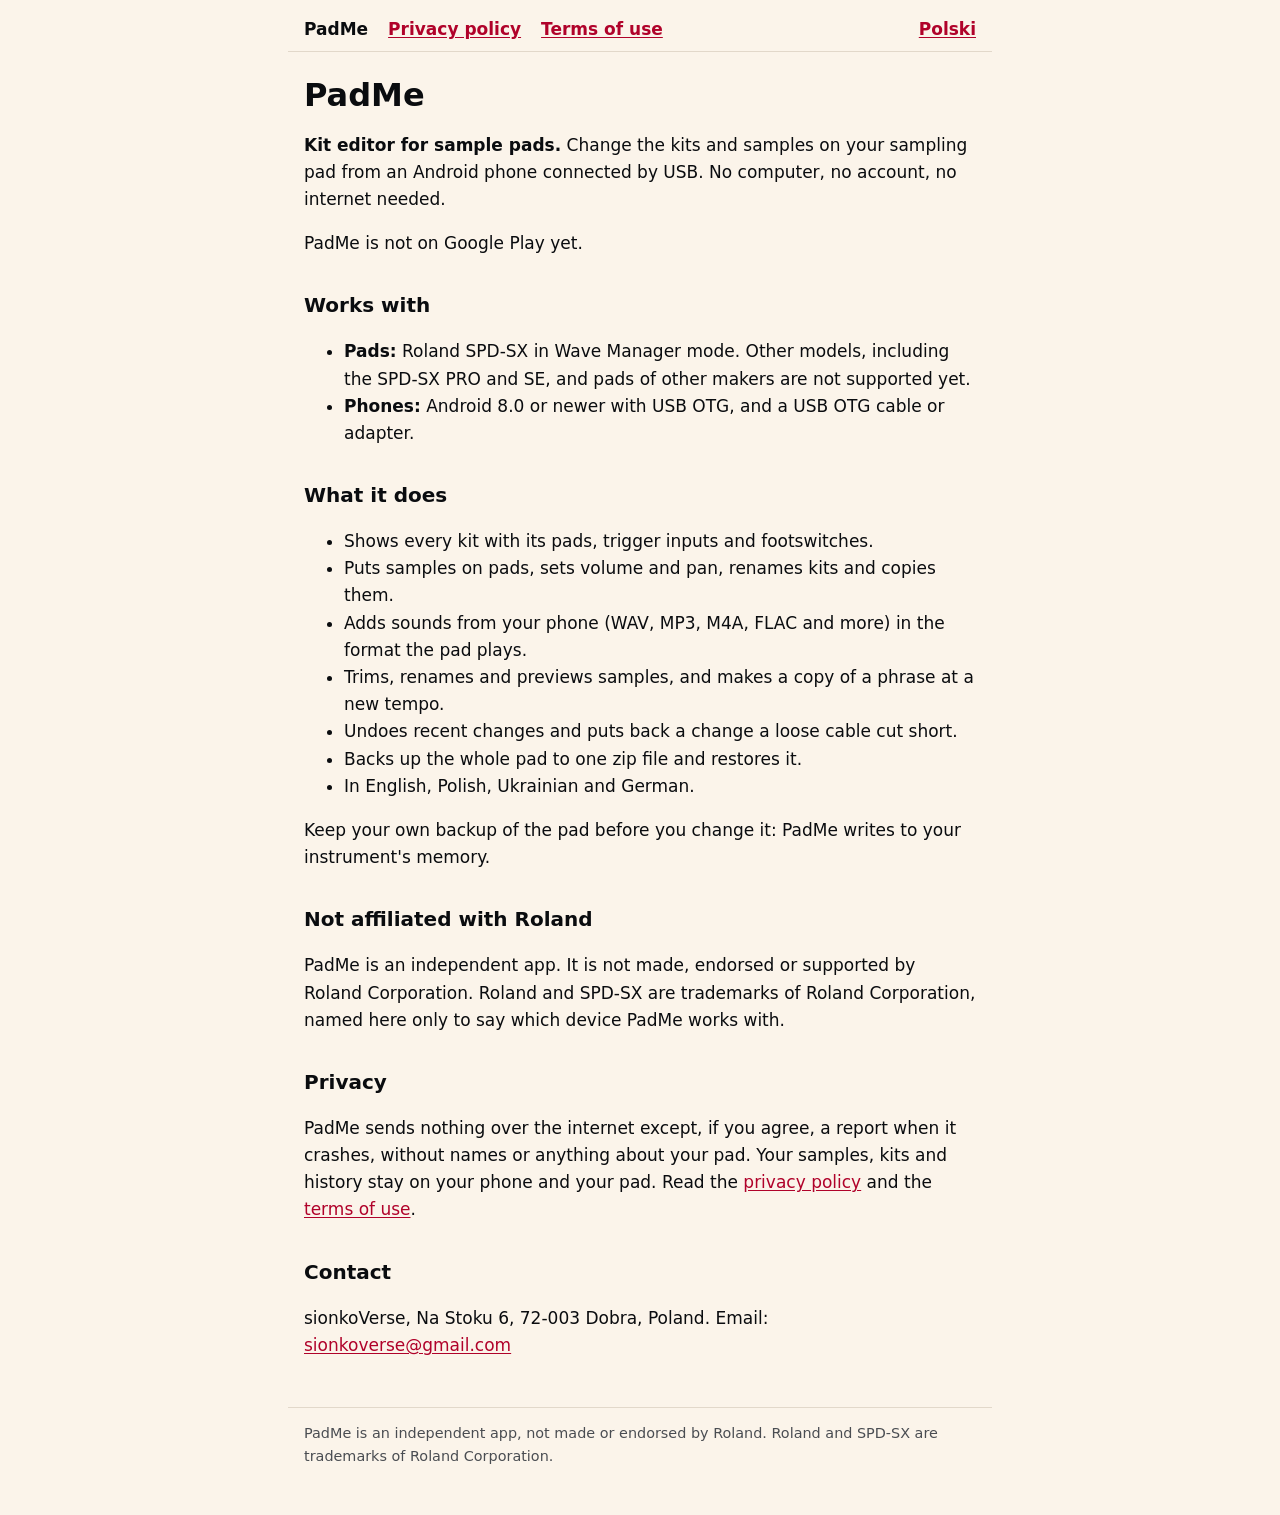
<file: index.html>
<!doctype html>
<html lang="en">
<head>
<meta charset="utf-8">
<meta name="viewport" content="width=device-width, initial-scale=1">
<title>PadMe</title>
<link rel="stylesheet" href="style.css">
<link rel="alternate" hreflang="pl" href="https://crescentmoon7.github.io/padme-app/pl/index.html">
</head>
<body>
<header><nav><a href="index.html" aria-current="page">PadMe</a> <a href="privacy.html">Privacy policy</a> <a href="terms.html">Terms of use</a> <span class="lang"><a href="pl/index.html" hreflang="pl" lang="pl">Polski</a></span></nav></header>
<main>
<h1>PadMe</h1>
<p><strong>Kit editor for sample pads.</strong> Change the kits and samples on your sampling pad from an Android phone connected by USB. No computer, no account, no internet needed.</p>
<p>PadMe is not on Google Play yet.</p>
<h2>Works with</h2>
<ul>
<li><strong>Pads:</strong> Roland SPD-SX in Wave Manager mode. Other models, including the SPD-SX PRO and SE, and pads of other makers are not supported yet.</li>
<li><strong>Phones:</strong> Android 8.0 or newer with USB OTG, and a USB OTG cable or adapter.</li>
</ul>
<h2>What it does</h2>
<ul>
<li>Shows every kit with its pads, trigger inputs and footswitches.</li>
<li>Puts samples on pads, sets volume and pan, renames kits and copies them.</li>
<li>Adds sounds from your phone (WAV, MP3, M4A, FLAC and more) in the format the pad plays.</li>
<li>Trims, renames and previews samples, and makes a copy of a phrase at a new tempo.</li>
<li>Undoes recent changes and puts back a change a loose cable cut short.</li>
<li>Backs up the whole pad to one zip file and restores it.</li>
<li>In English, Polish, Ukrainian and German.</li>
</ul>
<p>Keep your own backup of the pad before you change it: PadMe writes to your instrument's memory.</p>
<h2>Not affiliated with Roland</h2>
<p>PadMe is an independent app. It is not made, endorsed or supported by Roland Corporation. Roland and SPD-SX are trademarks of Roland Corporation, named here only to say which device PadMe works with.</p>
<h2>Privacy</h2>
<p>PadMe sends nothing over the internet except, if you agree, a report when it crashes, without names or anything about your pad. Your samples, kits and history stay on your phone and your pad. Read the <a href="privacy.html">privacy policy</a> and the <a href="terms.html">terms of use</a>.</p>
<h2>Contact</h2>
<p>sionkoVerse, Na Stoku 6, 72-003 Dobra, Poland. Email: <a href="mailto:sionkoverse@gmail.com">sionkoverse@gmail.com</a></p>
</main>
<footer><p>PadMe is an independent app, not made or endorsed by Roland. Roland and SPD-SX are trademarks of Roland Corporation.</p></footer>
</body>
</html>
</file>
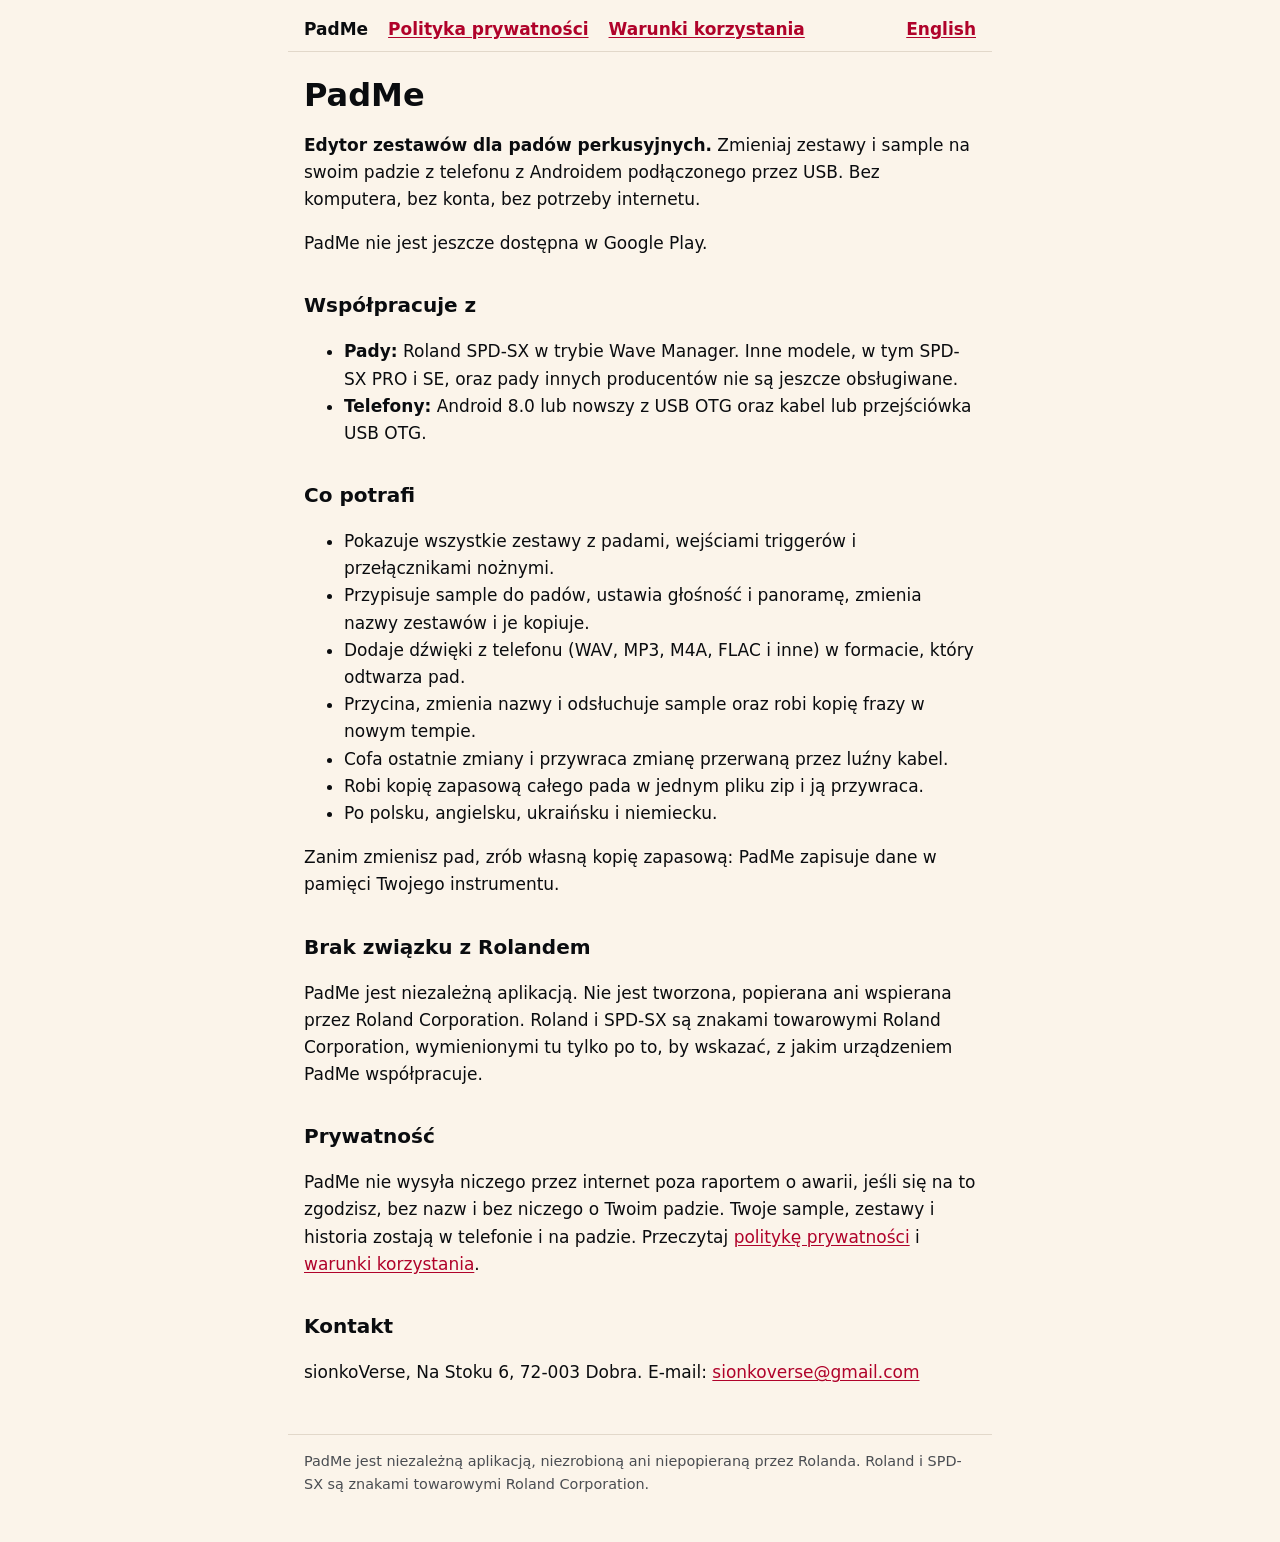
<file: pl/index.html>
<!doctype html>
<html lang="pl">
<head>
<meta charset="utf-8">
<meta name="viewport" content="width=device-width, initial-scale=1">
<title>PadMe</title>
<link rel="stylesheet" href="../style.css">
<link rel="alternate" hreflang="en" href="https://crescentmoon7.github.io/padme-app/index.html">
</head>
<body>
<header><nav><a href="index.html" aria-current="page">PadMe</a> <a href="privacy.html">Polityka prywatności</a> <a href="terms.html">Warunki korzystania</a> <span class="lang"><a href="../index.html" hreflang="en" lang="en">English</a></span></nav></header>
<main>
<h1>PadMe</h1>
<p><strong>Edytor zestawów dla padów perkusyjnych.</strong> Zmieniaj zestawy i sample na swoim padzie z telefonu z Androidem podłączonego przez USB. Bez komputera, bez konta, bez potrzeby internetu.</p>
<p>PadMe nie jest jeszcze dostępna w Google Play.</p>
<h2>Współpracuje z</h2>
<ul>
<li><strong>Pady:</strong> Roland SPD-SX w trybie Wave Manager. Inne modele, w tym SPD-SX PRO i SE, oraz pady innych producentów nie są jeszcze obsługiwane.</li>
<li><strong>Telefony:</strong> Android 8.0 lub nowszy z USB OTG oraz kabel lub przejściówka USB OTG.</li>
</ul>
<h2>Co potrafi</h2>
<ul>
<li>Pokazuje wszystkie zestawy z padami, wejściami triggerów i przełącznikami nożnymi.</li>
<li>Przypisuje sample do padów, ustawia głośność i panoramę, zmienia nazwy zestawów i je kopiuje.</li>
<li>Dodaje dźwięki z telefonu (WAV, MP3, M4A, FLAC i inne) w formacie, który odtwarza pad.</li>
<li>Przycina, zmienia nazwy i odsłuchuje sample oraz robi kopię frazy w nowym tempie.</li>
<li>Cofa ostatnie zmiany i przywraca zmianę przerwaną przez luźny kabel.</li>
<li>Robi kopię zapasową całego pada w jednym pliku zip i ją przywraca.</li>
<li>Po polsku, angielsku, ukraińsku i niemiecku.</li>
</ul>
<p>Zanim zmienisz pad, zrób własną kopię zapasową: PadMe zapisuje dane w pamięci Twojego instrumentu.</p>
<h2>Brak związku z Rolandem</h2>
<p>PadMe jest niezależną aplikacją. Nie jest tworzona, popierana ani wspierana przez Roland Corporation. Roland i SPD-SX są znakami towarowymi Roland Corporation, wymienionymi tu tylko po to, by wskazać, z jakim urządzeniem PadMe współpracuje.</p>
<h2>Prywatność</h2>
<p>PadMe nie wysyła niczego przez internet poza raportem o awarii, jeśli się na to zgodzisz, bez nazw i bez niczego o Twoim padzie. Twoje sample, zestawy i historia zostają w telefonie i na padzie. Przeczytaj <a href="privacy.html">politykę prywatności</a> i <a href="terms.html">warunki korzystania</a>.</p>
<h2>Kontakt</h2>
<p>sionkoVerse, Na Stoku 6, 72-003 Dobra. E-mail: <a href="mailto:sionkoverse@gmail.com">sionkoverse@gmail.com</a></p>
</main>
<footer><p>PadMe jest niezależną aplikacją, niezrobioną ani niepopieraną przez Rolanda. Roland i SPD-SX są znakami towarowymi Roland Corporation.</p></footer>
</body>
</html>
</file>
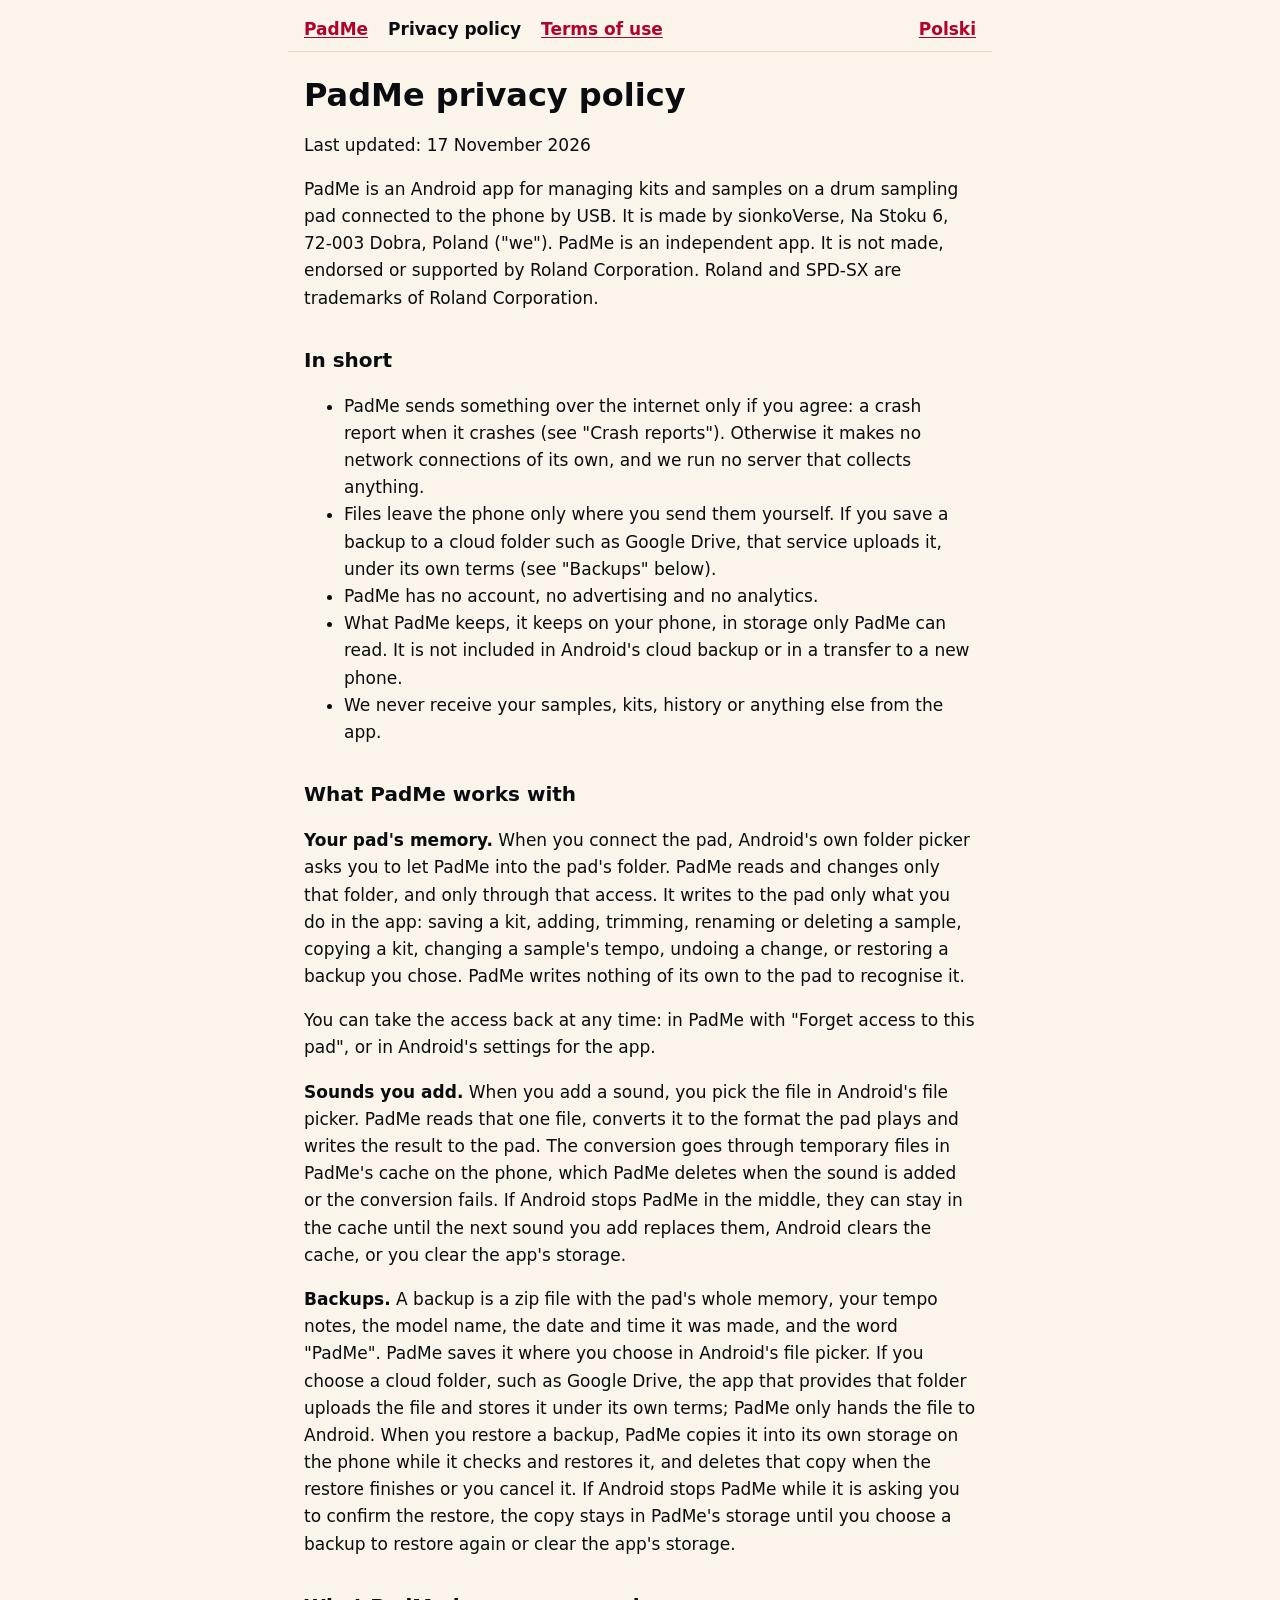
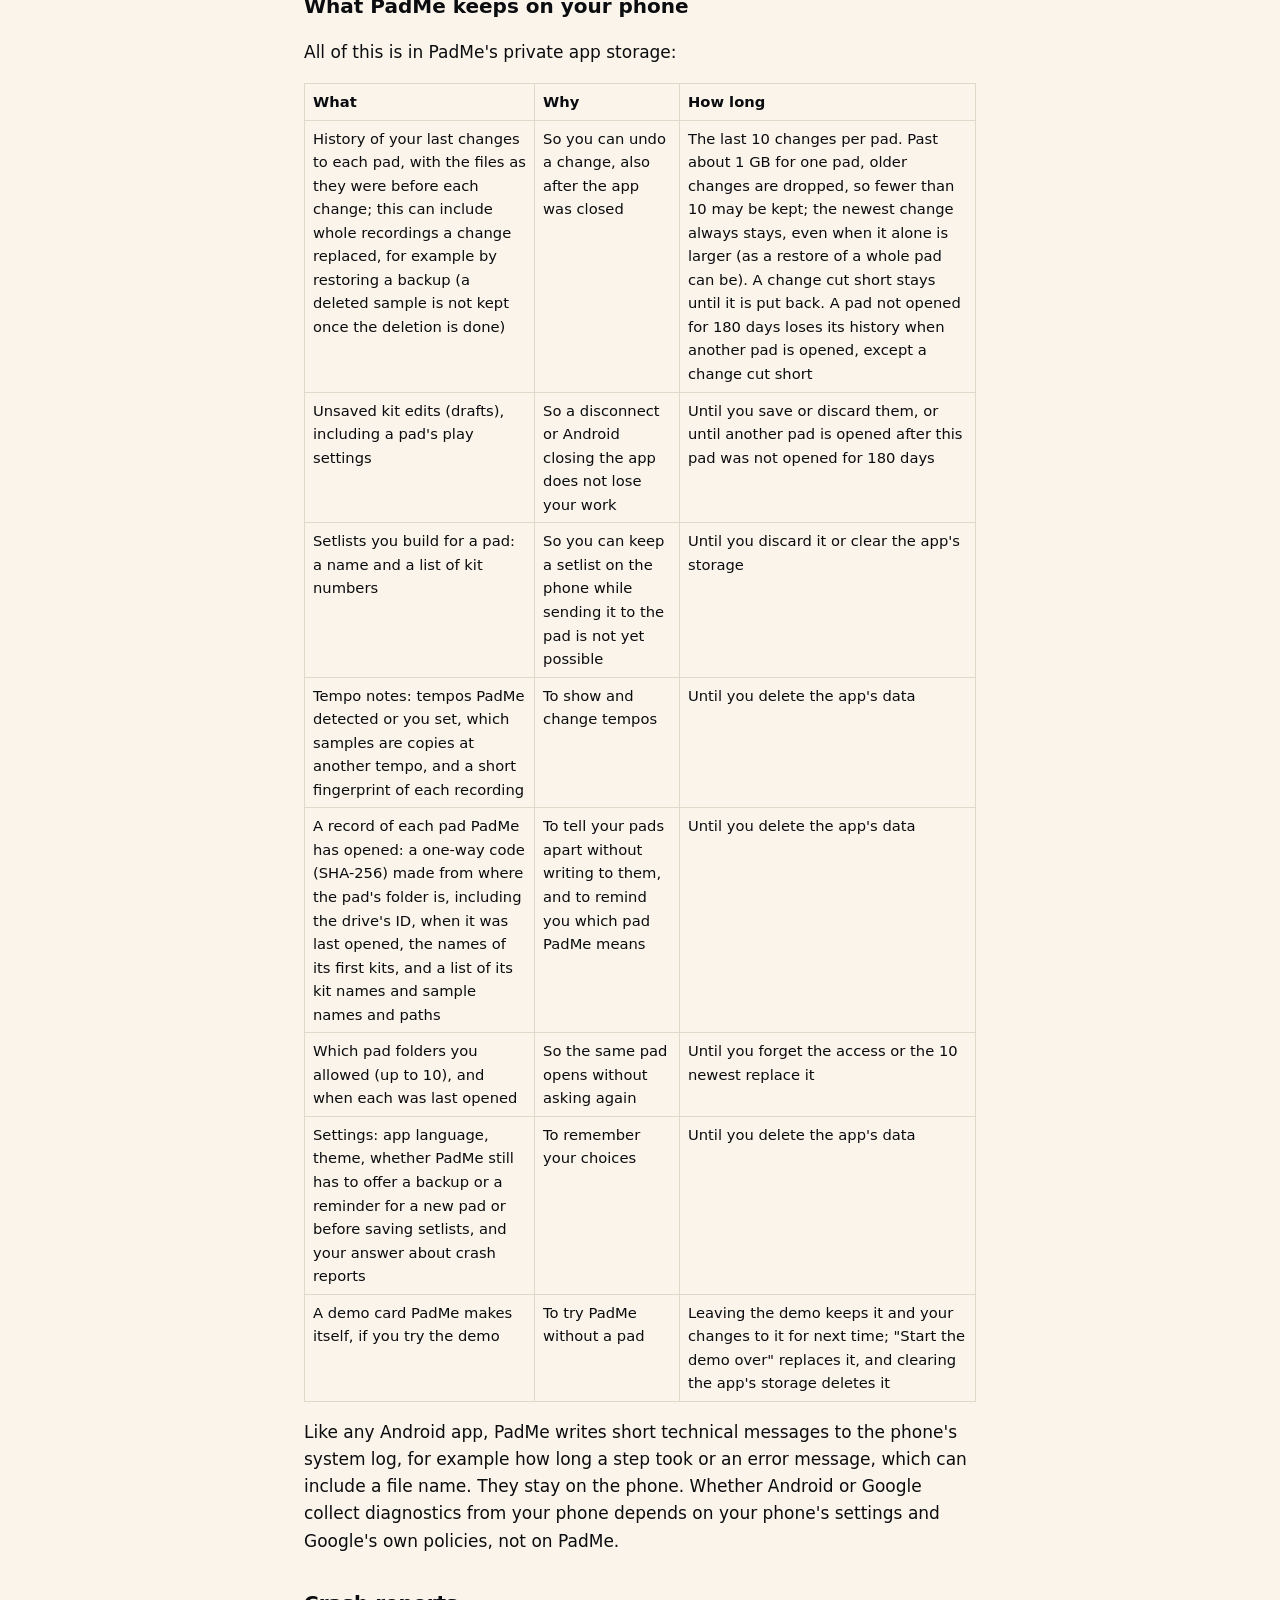
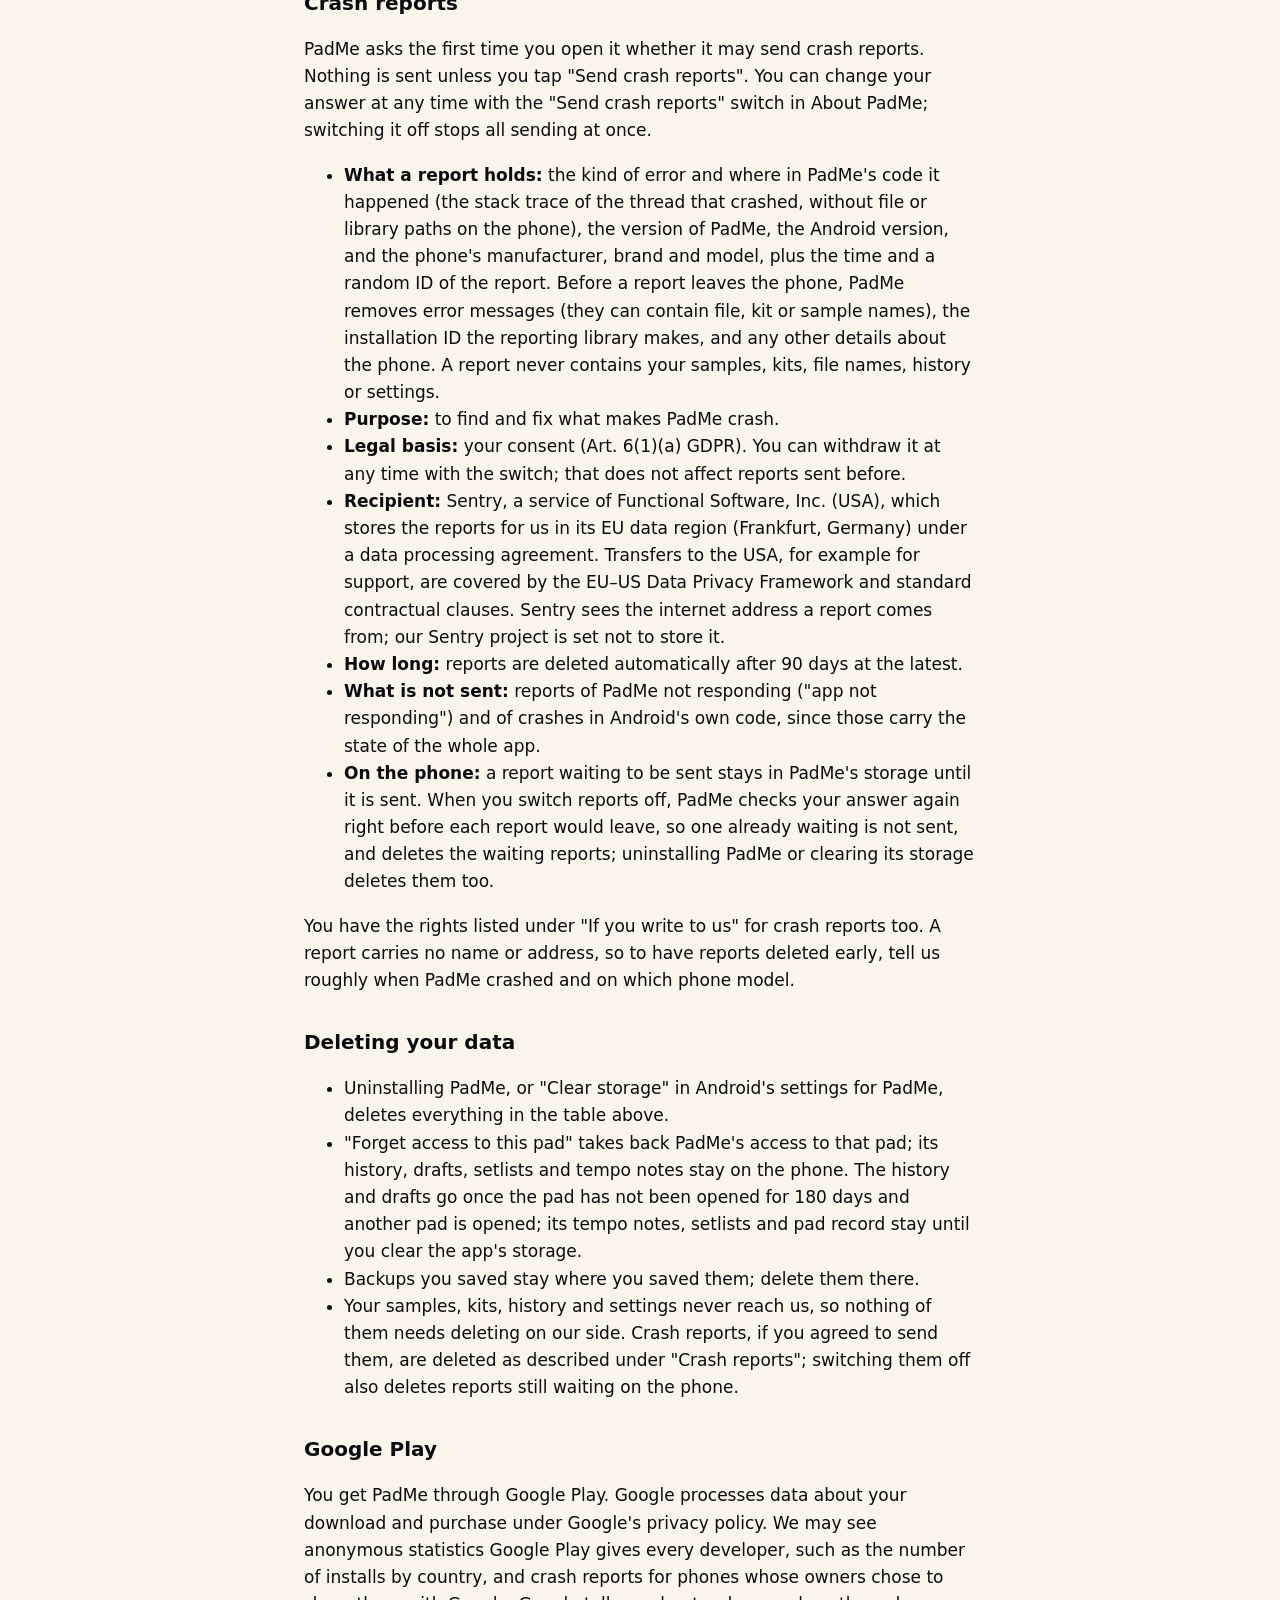
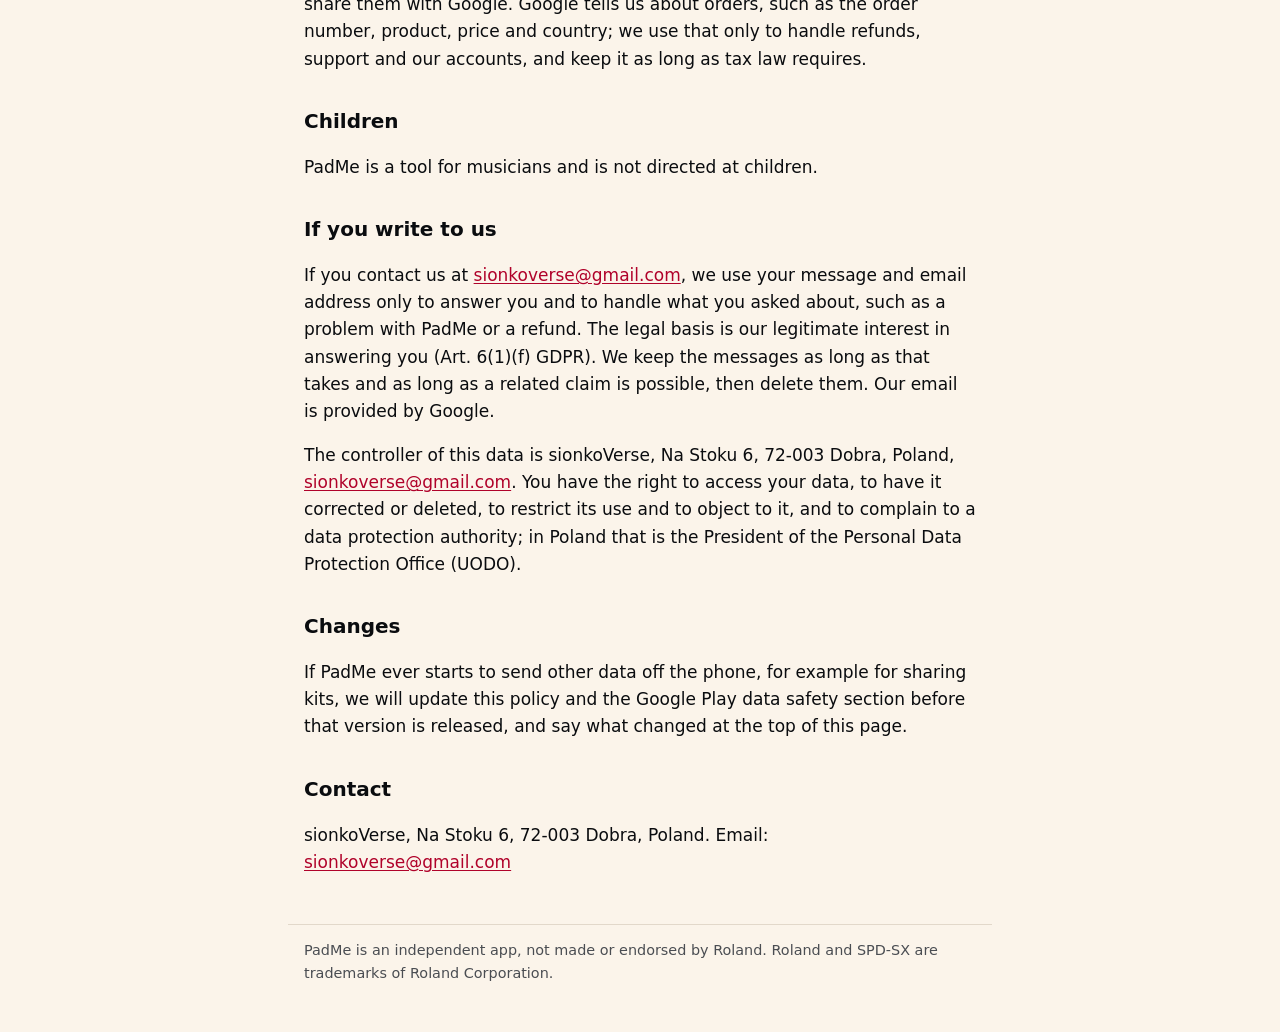
<file: privacy.html>
<!doctype html>
<html lang="en">
<head>
<meta charset="utf-8">
<meta name="viewport" content="width=device-width, initial-scale=1">
<title>PadMe privacy policy</title>
<link rel="stylesheet" href="style.css">
<link rel="alternate" hreflang="pl" href="https://crescentmoon7.github.io/padme-app/pl/privacy.html">
</head>
<body>
<header><nav><a href="index.html">PadMe</a> <a href="privacy.html" aria-current="page">Privacy policy</a> <a href="terms.html">Terms of use</a> <span class="lang"><a href="pl/privacy.html" hreflang="pl" lang="pl">Polski</a></span></nav></header>
<main>
<h1>PadMe privacy policy</h1>
<p>Last updated: 17 November 2026</p>
<p>PadMe is an Android app for managing kits and samples on a drum sampling pad connected to the phone by USB. It is made by sionkoVerse, Na Stoku 6, 72-003 Dobra, Poland ("we"). PadMe is an independent app. It is not made, endorsed or supported by Roland Corporation. Roland and SPD-SX are trademarks of Roland Corporation.</p>
<h2>In short</h2>
<ul>
<li>PadMe sends something over the internet only if you agree: a crash report when it crashes (see "Crash reports"). Otherwise it makes no network connections of its own, and we run no server that collects anything.</li>
<li>Files leave the phone only where you send them yourself. If you save a backup to a cloud folder such as Google Drive, that service uploads it, under its own terms (see "Backups" below).</li>
<li>PadMe has no account, no advertising and no analytics.</li>
<li>What PadMe keeps, it keeps on your phone, in storage only PadMe can read. It is not included in Android's cloud backup or in a transfer to a new phone.</li>
<li>We never receive your samples, kits, history or anything else from the app.</li>
</ul>
<h2>What PadMe works with</h2>
<p><strong>Your pad's memory.</strong> When you connect the pad, Android's own folder picker asks you to let PadMe into the pad's folder. PadMe reads and changes only that folder, and only through that access. It writes to the pad only what you do in the app: saving a kit, adding, trimming, renaming or deleting a sample, copying a kit, changing a sample's tempo, undoing a change, or restoring a backup you chose. PadMe writes nothing of its own to the pad to recognise it.</p>
<p>You can take the access back at any time: in PadMe with "Forget access to this pad", or in Android's settings for the app.</p>
<p><strong>Sounds you add.</strong> When you add a sound, you pick the file in Android's file picker. PadMe reads that one file, converts it to the format the pad plays and writes the result to the pad. The conversion goes through temporary files in PadMe's cache on the phone, which PadMe deletes when the sound is added or the conversion fails. If Android stops PadMe in the middle, they can stay in the cache until the next sound you add replaces them, Android clears the cache, or you clear the app's storage.</p>
<p><strong>Backups.</strong> A backup is a zip file with the pad's whole memory, your tempo notes, the model name, the date and time it was made, and the word "PadMe". PadMe saves it where you choose in Android's file picker. If you choose a cloud folder, such as Google Drive, the app that provides that folder uploads the file and stores it under its own terms; PadMe only hands the file to Android. When you restore a backup, PadMe copies it into its own storage on the phone while it checks and restores it, and deletes that copy when the restore finishes or you cancel it. If Android stops PadMe while it is asking you to confirm the restore, the copy stays in PadMe's storage until you choose a backup to restore again or clear the app's storage.</p>
<h2>What PadMe keeps on your phone</h2>
<p>All of this is in PadMe's private app storage:</p>
<div class="table"><table>
<thead><tr><th scope="col">What</th><th scope="col">Why</th><th scope="col">How long</th></tr></thead>
<tbody>
<tr><td>History of your last changes to each pad, with the files as they were before each change; this can include whole recordings a change replaced, for example by restoring a backup (a deleted sample is not kept once the deletion is done)</td><td>So you can undo a change, also after the app was closed</td><td>The last 10 changes per pad. Past about 1 GB for one pad, older changes are dropped, so fewer than 10 may be kept; the newest change always stays, even when it alone is larger (as a restore of a whole pad can be). A change cut short stays until it is put back. A pad not opened for 180 days loses its history when another pad is opened, except a change cut short</td></tr>
<tr><td>Unsaved kit edits (drafts), including a pad's play settings</td><td>So a disconnect or Android closing the app does not lose your work</td><td>Until you save or discard them, or until another pad is opened after this pad was not opened for 180 days</td></tr>
<tr><td>Setlists you build for a pad: a name and a list of kit numbers</td><td>So you can keep a setlist on the phone while sending it to the pad is not yet possible</td><td>Until you discard it or clear the app's storage</td></tr>
<tr><td>Tempo notes: tempos PadMe detected or you set, which samples are copies at another tempo, and a short fingerprint of each recording</td><td>To show and change tempos</td><td>Until you delete the app's data</td></tr>
<tr><td>A record of each pad PadMe has opened: a one-way code (SHA-256) made from where the pad's folder is, including the drive's ID, when it was last opened, the names of its first kits, and a list of its kit names and sample names and paths</td><td>To tell your pads apart without writing to them, and to remind you which pad PadMe means</td><td>Until you delete the app's data</td></tr>
<tr><td>Which pad folders you allowed (up to 10), and when each was last opened</td><td>So the same pad opens without asking again</td><td>Until you forget the access or the 10 newest replace it</td></tr>
<tr><td>Settings: app language, theme, whether PadMe still has to offer a backup or a reminder for a new pad or before saving setlists, and your answer about crash reports</td><td>To remember your choices</td><td>Until you delete the app's data</td></tr>
<tr><td>A demo card PadMe makes itself, if you try the demo</td><td>To try PadMe without a pad</td><td>Leaving the demo keeps it and your changes to it for next time; "Start the demo over" replaces it, and clearing the app's storage deletes it</td></tr>
</tbody>
</table></div>
<p>Like any Android app, PadMe writes short technical messages to the phone's system log, for example how long a step took or an error message, which can include a file name. They stay on the phone. Whether Android or Google collect diagnostics from your phone depends on your phone's settings and Google's own policies, not on PadMe.</p>
<h2>Crash reports</h2>
<p>PadMe asks the first time you open it whether it may send crash reports. Nothing is sent unless you tap "Send crash reports". You can change your answer at any time with the "Send crash reports" switch in About PadMe; switching it off stops all sending at once.</p>
<ul>
<li><strong>What a report holds:</strong> the kind of error and where in PadMe's code it happened (the stack trace of the thread that crashed, without file or library paths on the phone), the version of PadMe, the Android version, and the phone's manufacturer, brand and model, plus the time and a random ID of the report. Before a report leaves the phone, PadMe removes error messages (they can contain file, kit or sample names), the installation ID the reporting library makes, and any other details about the phone. A report never contains your samples, kits, file names, history or settings.</li>
<li><strong>Purpose:</strong> to find and fix what makes PadMe crash.</li>
<li><strong>Legal basis:</strong> your consent (Art. 6(1)(a) GDPR). You can withdraw it at any time with the switch; that does not affect reports sent before.</li>
<li><strong>Recipient:</strong> Sentry, a service of Functional Software, Inc. (USA), which stores the reports for us in its EU data region (Frankfurt, Germany) under a data processing agreement. Transfers to the USA, for example for support, are covered by the EU–US Data Privacy Framework and standard contractual clauses. Sentry sees the internet address a report comes from; our Sentry project is set not to store it.</li>
<li><strong>How long:</strong> reports are deleted automatically after 90 days at the latest.</li>
<li><strong>What is not sent:</strong> reports of PadMe not responding ("app not responding") and of crashes in Android's own code, since those carry the state of the whole app.</li>
<li><strong>On the phone:</strong> a report waiting to be sent stays in PadMe's storage until it is sent. When you switch reports off, PadMe checks your answer again right before each report would leave, so one already waiting is not sent, and deletes the waiting reports; uninstalling PadMe or clearing its storage deletes them too.</li>
</ul>
<p>You have the rights listed under "If you write to us" for crash reports too. A report carries no name or address, so to have reports deleted early, tell us roughly when PadMe crashed and on which phone model.</p>
<h2>Deleting your data</h2>
<ul>
<li>Uninstalling PadMe, or "Clear storage" in Android's settings for PadMe, deletes everything in the table above.</li>
<li>"Forget access to this pad" takes back PadMe's access to that pad; its history, drafts, setlists and tempo notes stay on the phone. The history and drafts go once the pad has not been opened for 180 days and another pad is opened; its tempo notes, setlists and pad record stay until you clear the app's storage.</li>
<li>Backups you saved stay where you saved them; delete them there.</li>
<li>Your samples, kits, history and settings never reach us, so nothing of them needs deleting on our side. Crash reports, if you agreed to send them, are deleted as described under "Crash reports"; switching them off also deletes reports still waiting on the phone.</li>
</ul>
<h2>Google Play</h2>
<p>You get PadMe through Google Play. Google processes data about your download and purchase under Google's privacy policy. We may see anonymous statistics Google Play gives every developer, such as the number of installs by country, and crash reports for phones whose owners chose to share them with Google. Google tells us about orders, such as the order number, product, price and country; we use that only to handle refunds, support and our accounts, and keep it as long as tax law requires.</p>
<h2>Children</h2>
<p>PadMe is a tool for musicians and is not directed at children.</p>
<h2>If you write to us</h2>
<p>If you contact us at <a href="mailto:sionkoverse@gmail.com">sionkoverse@gmail.com</a>, we use your message and email address only to answer you and to handle what you asked about, such as a problem with PadMe or a refund. The legal basis is our legitimate interest in answering you (Art. 6(1)(f) GDPR). We keep the messages as long as that takes and as long as a related claim is possible, then delete them. Our email is provided by Google.</p>
<p>The controller of this data is sionkoVerse, Na Stoku 6, 72-003 Dobra, Poland, <a href="mailto:sionkoverse@gmail.com">sionkoverse@gmail.com</a>. You have the right to access your data, to have it corrected or deleted, to restrict its use and to object to it, and to complain to a data protection authority; in Poland that is the President of the Personal Data Protection Office (UODO).</p>
<h2>Changes</h2>
<p>If PadMe ever starts to send other data off the phone, for example for sharing kits, we will update this policy and the Google Play data safety section before that version is released, and say what changed at the top of this page.</p>
<h2>Contact</h2>
<p>sionkoVerse, Na Stoku 6, 72-003 Dobra, Poland. Email: <a href="mailto:sionkoverse@gmail.com">sionkoverse@gmail.com</a></p>
</main>
<footer><p>PadMe is an independent app, not made or endorsed by Roland. Roland and SPD-SX are trademarks of Roland Corporation.</p></footer>
</body>
</html>
</file>
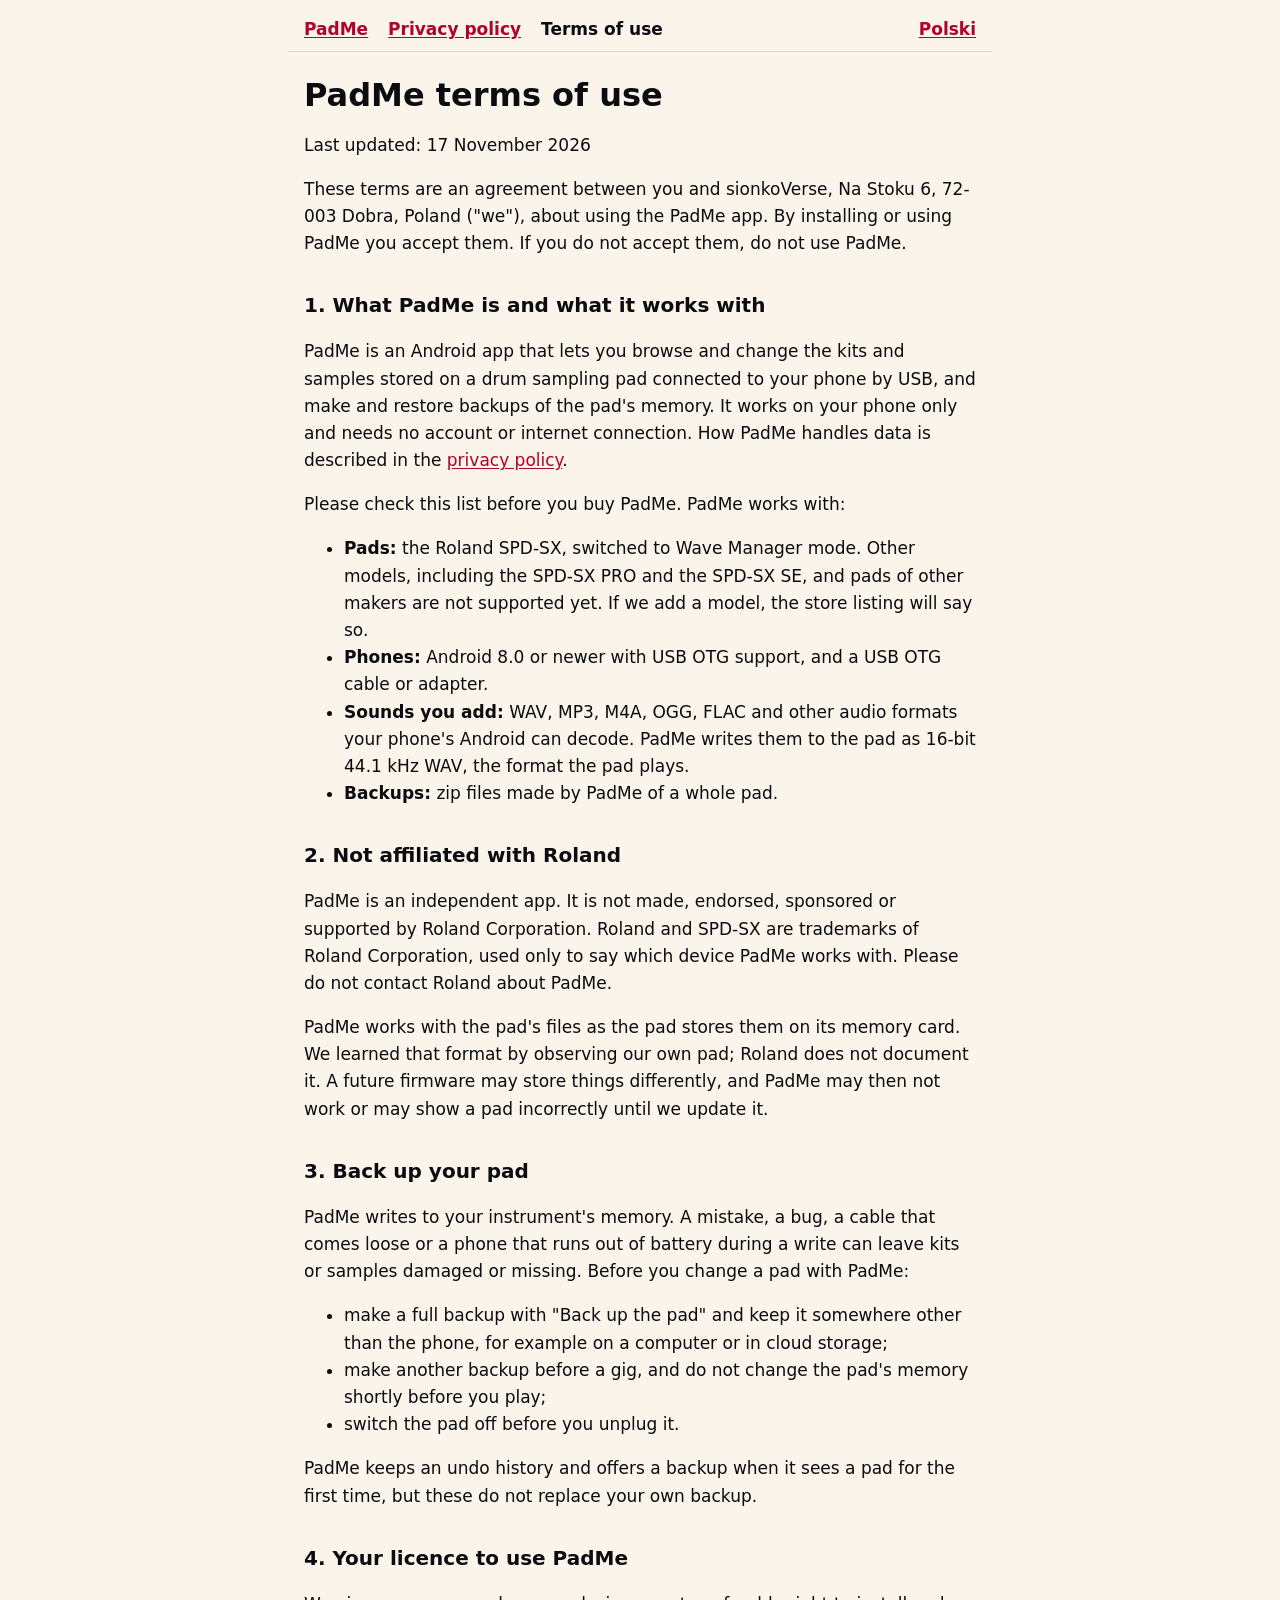
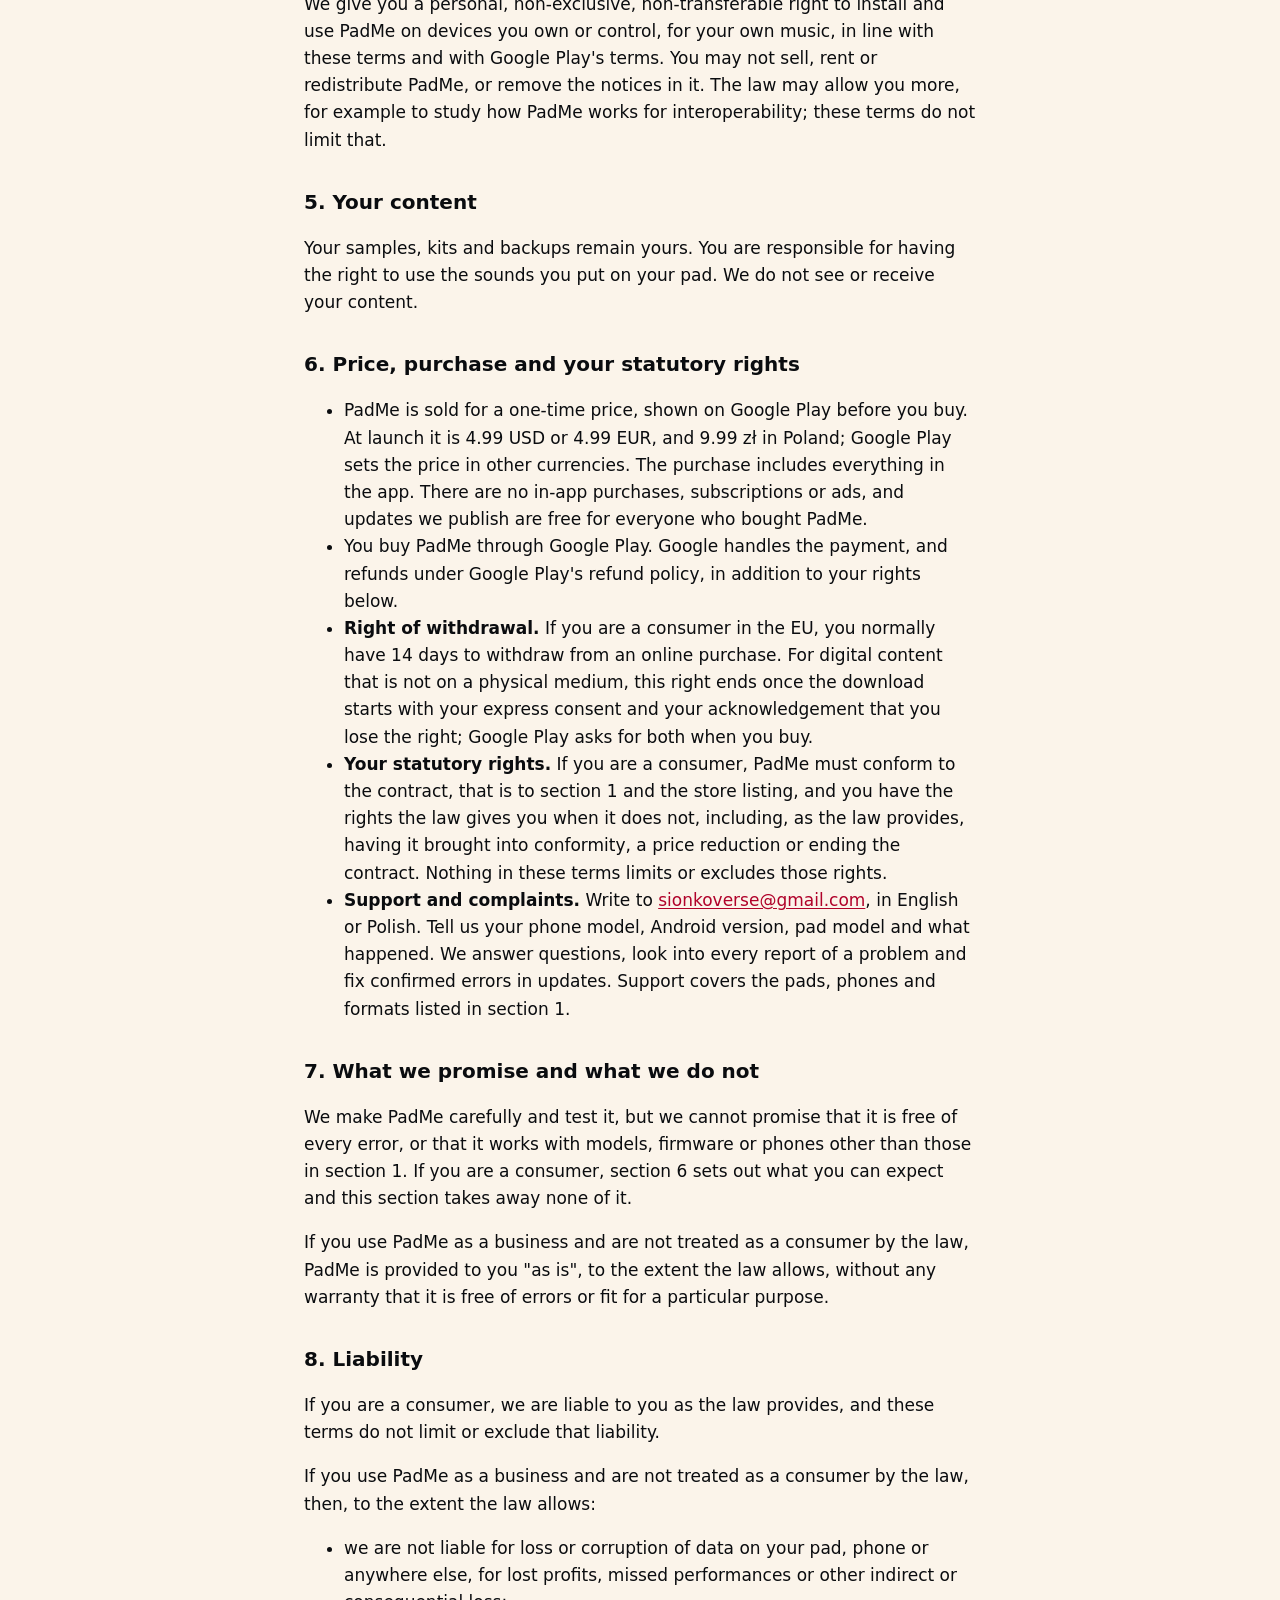
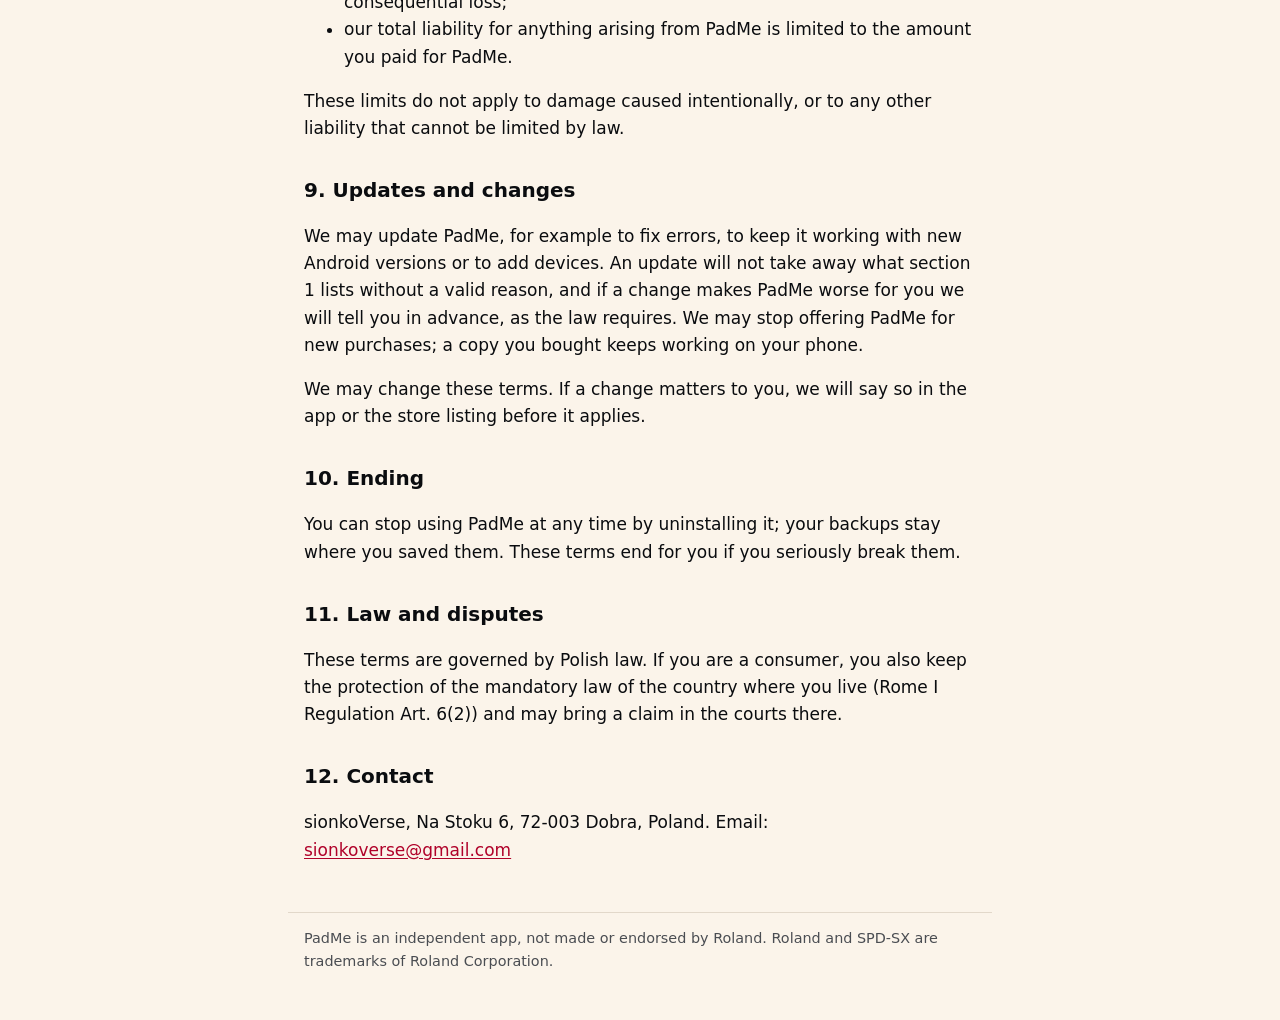
<file: terms.html>
<!doctype html>
<html lang="en">
<head>
<meta charset="utf-8">
<meta name="viewport" content="width=device-width, initial-scale=1">
<title>PadMe terms of use</title>
<link rel="stylesheet" href="style.css">
<link rel="alternate" hreflang="pl" href="https://crescentmoon7.github.io/padme-app/pl/terms.html">
</head>
<body>
<header><nav><a href="index.html">PadMe</a> <a href="privacy.html">Privacy policy</a> <a href="terms.html" aria-current="page">Terms of use</a> <span class="lang"><a href="pl/terms.html" hreflang="pl" lang="pl">Polski</a></span></nav></header>
<main>
<h1>PadMe terms of use</h1>
<p>Last updated: 17 November 2026</p>
<p>These terms are an agreement between you and sionkoVerse, Na Stoku 6, 72-003 Dobra, Poland ("we"), about using the PadMe app. By installing or using PadMe you accept them. If you do not accept them, do not use PadMe.</p>
<h2>1. What PadMe is and what it works with</h2>
<p>PadMe is an Android app that lets you browse and change the kits and samples stored on a drum sampling pad connected to your phone by USB, and make and restore backups of the pad's memory. It works on your phone only and needs no account or internet connection. How PadMe handles data is described in the <a href="privacy.html">privacy policy</a>.</p>
<p>Please check this list before you buy PadMe. PadMe works with:</p>
<ul>
<li><strong>Pads:</strong> the Roland SPD-SX, switched to Wave Manager mode. Other models, including the SPD-SX PRO and the SPD-SX SE, and pads of other makers are not supported yet. If we add a model, the store listing will say so.</li>
<li><strong>Phones:</strong> Android 8.0 or newer with USB OTG support, and a USB OTG cable or adapter.</li>
<li><strong>Sounds you add:</strong> WAV, MP3, M4A, OGG, FLAC and other audio formats your phone's Android can decode. PadMe writes them to the pad as 16-bit 44.1 kHz WAV, the format the pad plays.</li>
<li><strong>Backups:</strong> zip files made by PadMe of a whole pad.</li>
</ul>
<h2>2. Not affiliated with Roland</h2>
<p>PadMe is an independent app. It is not made, endorsed, sponsored or supported by Roland Corporation. Roland and SPD-SX are trademarks of Roland Corporation, used only to say which device PadMe works with. Please do not contact Roland about PadMe.</p>
<p>PadMe works with the pad's files as the pad stores them on its memory card. We learned that format by observing our own pad; Roland does not document it. A future firmware may store things differently, and PadMe may then not work or may show a pad incorrectly until we update it.</p>
<h2>3. Back up your pad</h2>
<p>PadMe writes to your instrument's memory. A mistake, a bug, a cable that comes loose or a phone that runs out of battery during a write can leave kits or samples damaged or missing. Before you change a pad with PadMe:</p>
<ul>
<li>make a full backup with "Back up the pad" and keep it somewhere other than the phone, for example on a computer or in cloud storage;</li>
<li>make another backup before a gig, and do not change the pad's memory shortly before you play;</li>
<li>switch the pad off before you unplug it.</li>
</ul>
<p>PadMe keeps an undo history and offers a backup when it sees a pad for the first time, but these do not replace your own backup.</p>
<h2>4. Your licence to use PadMe</h2>
<p>We give you a personal, non-exclusive, non-transferable right to install and use PadMe on devices you own or control, for your own music, in line with these terms and with Google Play's terms. You may not sell, rent or redistribute PadMe, or remove the notices in it. The law may allow you more, for example to study how PadMe works for interoperability; these terms do not limit that.</p>
<h2>5. Your content</h2>
<p>Your samples, kits and backups remain yours. You are responsible for having the right to use the sounds you put on your pad. We do not see or receive your content.</p>
<h2>6. Price, purchase and your statutory rights</h2>
<ul>
<li>PadMe is sold for a one-time price, shown on Google Play before you buy. At launch it is 4.99 USD or 4.99 EUR, and 9.99 zł in Poland; Google Play sets the price in other currencies. The purchase includes everything in the app. There are no in-app purchases, subscriptions or ads, and updates we publish are free for everyone who bought PadMe.</li>
<li>You buy PadMe through Google Play. Google handles the payment, and refunds under Google Play's refund policy, in addition to your rights below.</li>
<li><strong>Right of withdrawal.</strong> If you are a consumer in the EU, you normally have 14 days to withdraw from an online purchase. For digital content that is not on a physical medium, this right ends once the download starts with your express consent and your acknowledgement that you lose the right; Google Play asks for both when you buy.</li>
<li><strong>Your statutory rights.</strong> If you are a consumer, PadMe must conform to the contract, that is to section 1 and the store listing, and you have the rights the law gives you when it does not, including, as the law provides, having it brought into conformity, a price reduction or ending the contract. Nothing in these terms limits or excludes those rights.</li>
<li><strong>Support and complaints.</strong> Write to <a href="mailto:sionkoverse@gmail.com">sionkoverse@gmail.com</a>, in English or Polish. Tell us your phone model, Android version, pad model and what happened. We answer questions, look into every report of a problem and fix confirmed errors in updates. Support covers the pads, phones and formats listed in section 1.</li>
</ul>
<h2>7. What we promise and what we do not</h2>
<p>We make PadMe carefully and test it, but we cannot promise that it is free of every error, or that it works with models, firmware or phones other than those in section 1. If you are a consumer, section 6 sets out what you can expect and this section takes away none of it.</p>
<p>If you use PadMe as a business and are not treated as a consumer by the law, PadMe is provided to you "as is", to the extent the law allows, without any warranty that it is free of errors or fit for a particular purpose.</p>
<h2>8. Liability</h2>
<p>If you are a consumer, we are liable to you as the law provides, and these terms do not limit or exclude that liability.</p>
<p>If you use PadMe as a business and are not treated as a consumer by the law, then, to the extent the law allows:</p>
<ul>
<li>we are not liable for loss or corruption of data on your pad, phone or anywhere else, for lost profits, missed performances or other indirect or consequential loss;</li>
<li>our total liability for anything arising from PadMe is limited to the amount you paid for PadMe.</li>
</ul>
<p>These limits do not apply to damage caused intentionally, or to any other liability that cannot be limited by law.</p>
<h2>9. Updates and changes</h2>
<p>We may update PadMe, for example to fix errors, to keep it working with new Android versions or to add devices. An update will not take away what section 1 lists without a valid reason, and if a change makes PadMe worse for you we will tell you in advance, as the law requires. We may stop offering PadMe for new purchases; a copy you bought keeps working on your phone.</p>
<p>We may change these terms. If a change matters to you, we will say so in the app or the store listing before it applies.</p>
<h2>10. Ending</h2>
<p>You can stop using PadMe at any time by uninstalling it; your backups stay where you saved them. These terms end for you if you seriously break them.</p>
<h2>11. Law and disputes</h2>
<p>These terms are governed by Polish law. If you are a consumer, you also keep the protection of the mandatory law of the country where you live (Rome I Regulation Art. 6(2)) and may bring a claim in the courts there.</p>
<h2>12. Contact</h2>
<p>sionkoVerse, Na Stoku 6, 72-003 Dobra, Poland. Email: <a href="mailto:sionkoverse@gmail.com">sionkoverse@gmail.com</a></p>
</main>
<footer><p>PadMe is an independent app, not made or endorsed by Roland. Roland and SPD-SX are trademarks of Roland Corporation.</p></footer>
</body>
</html>
</file>
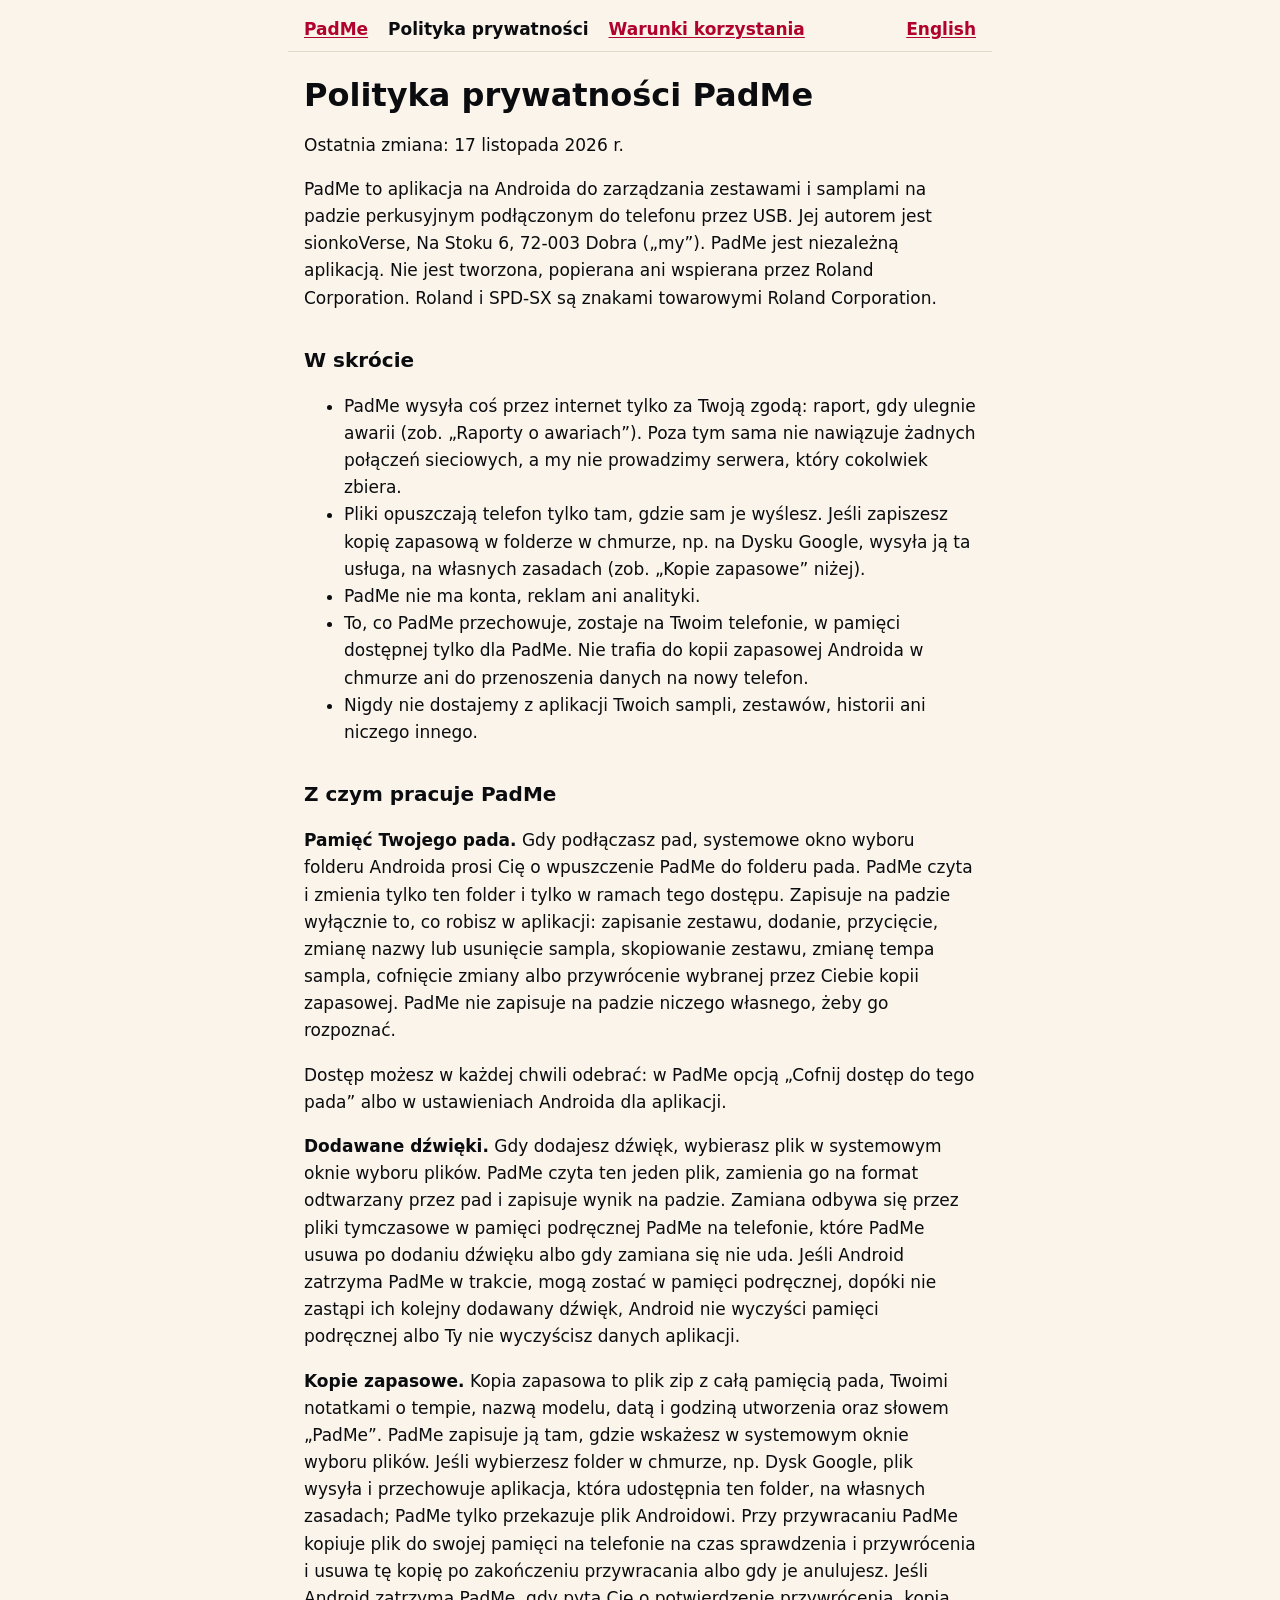
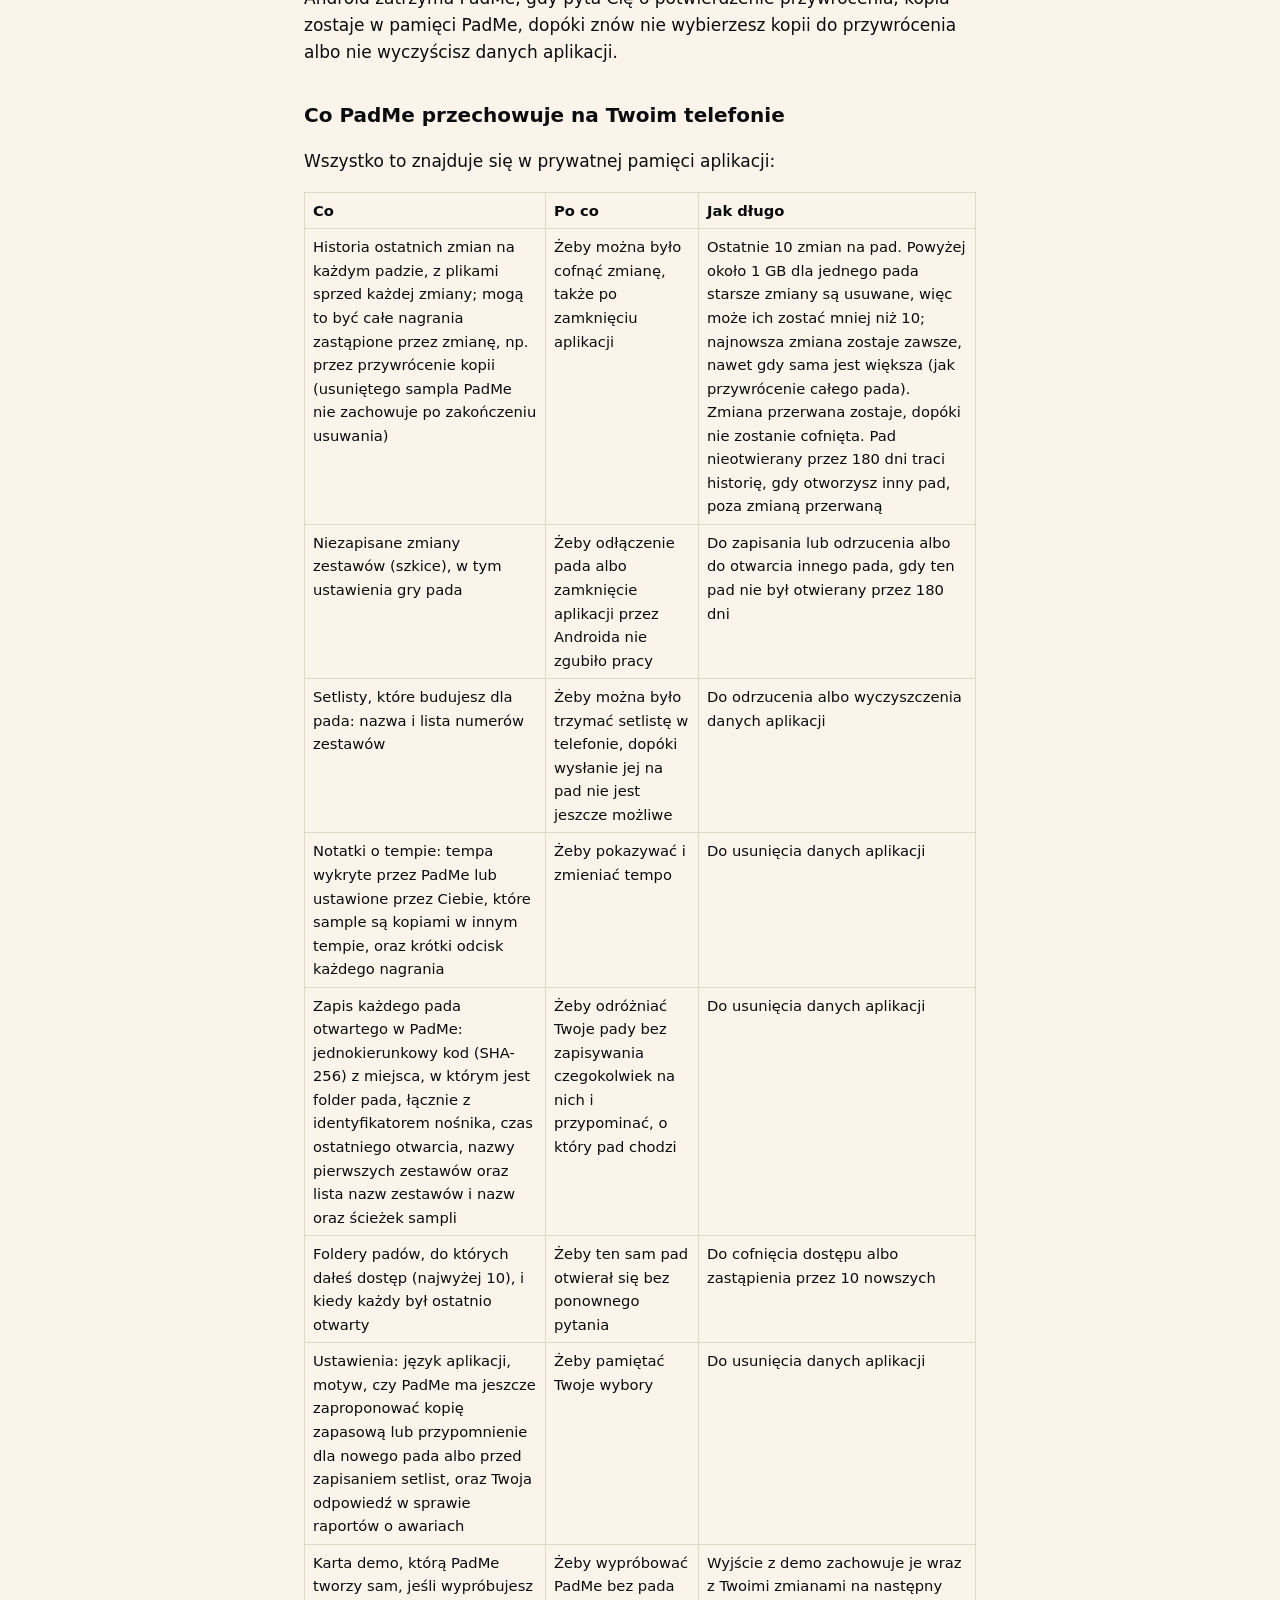
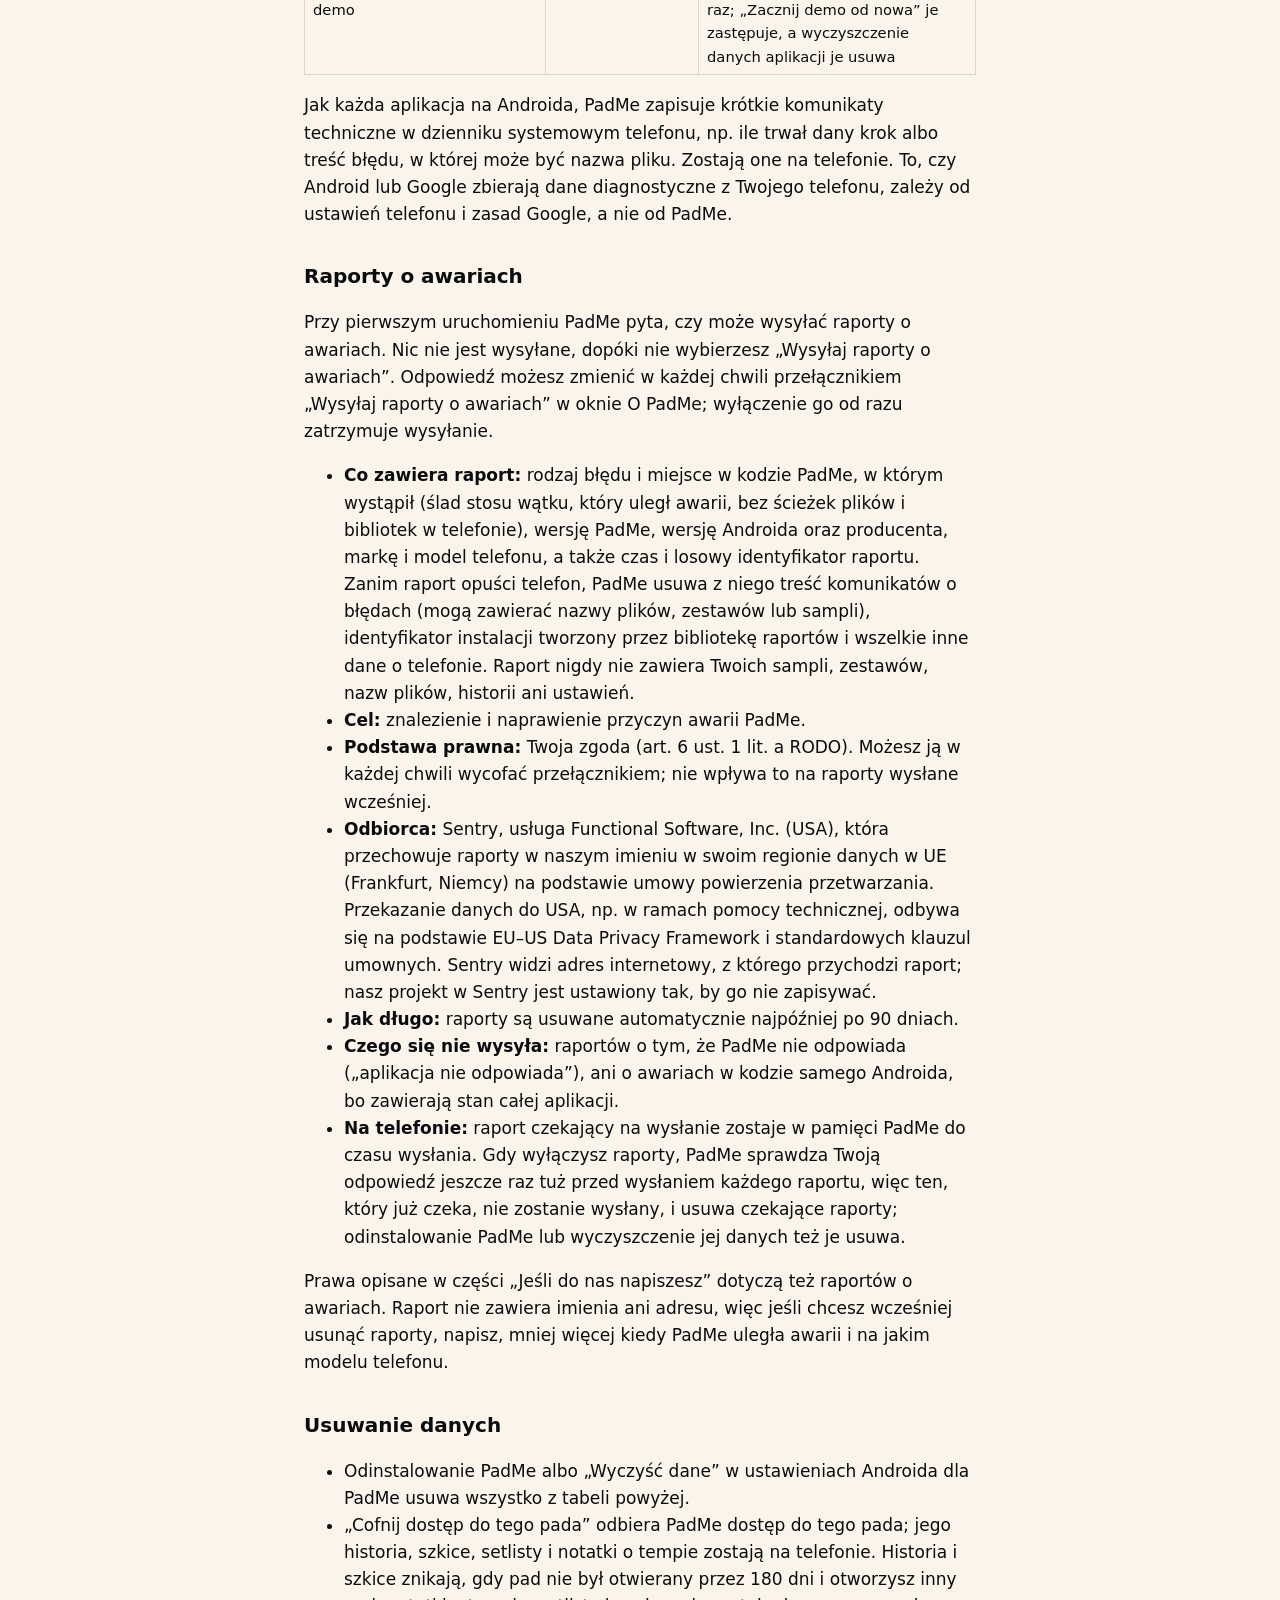
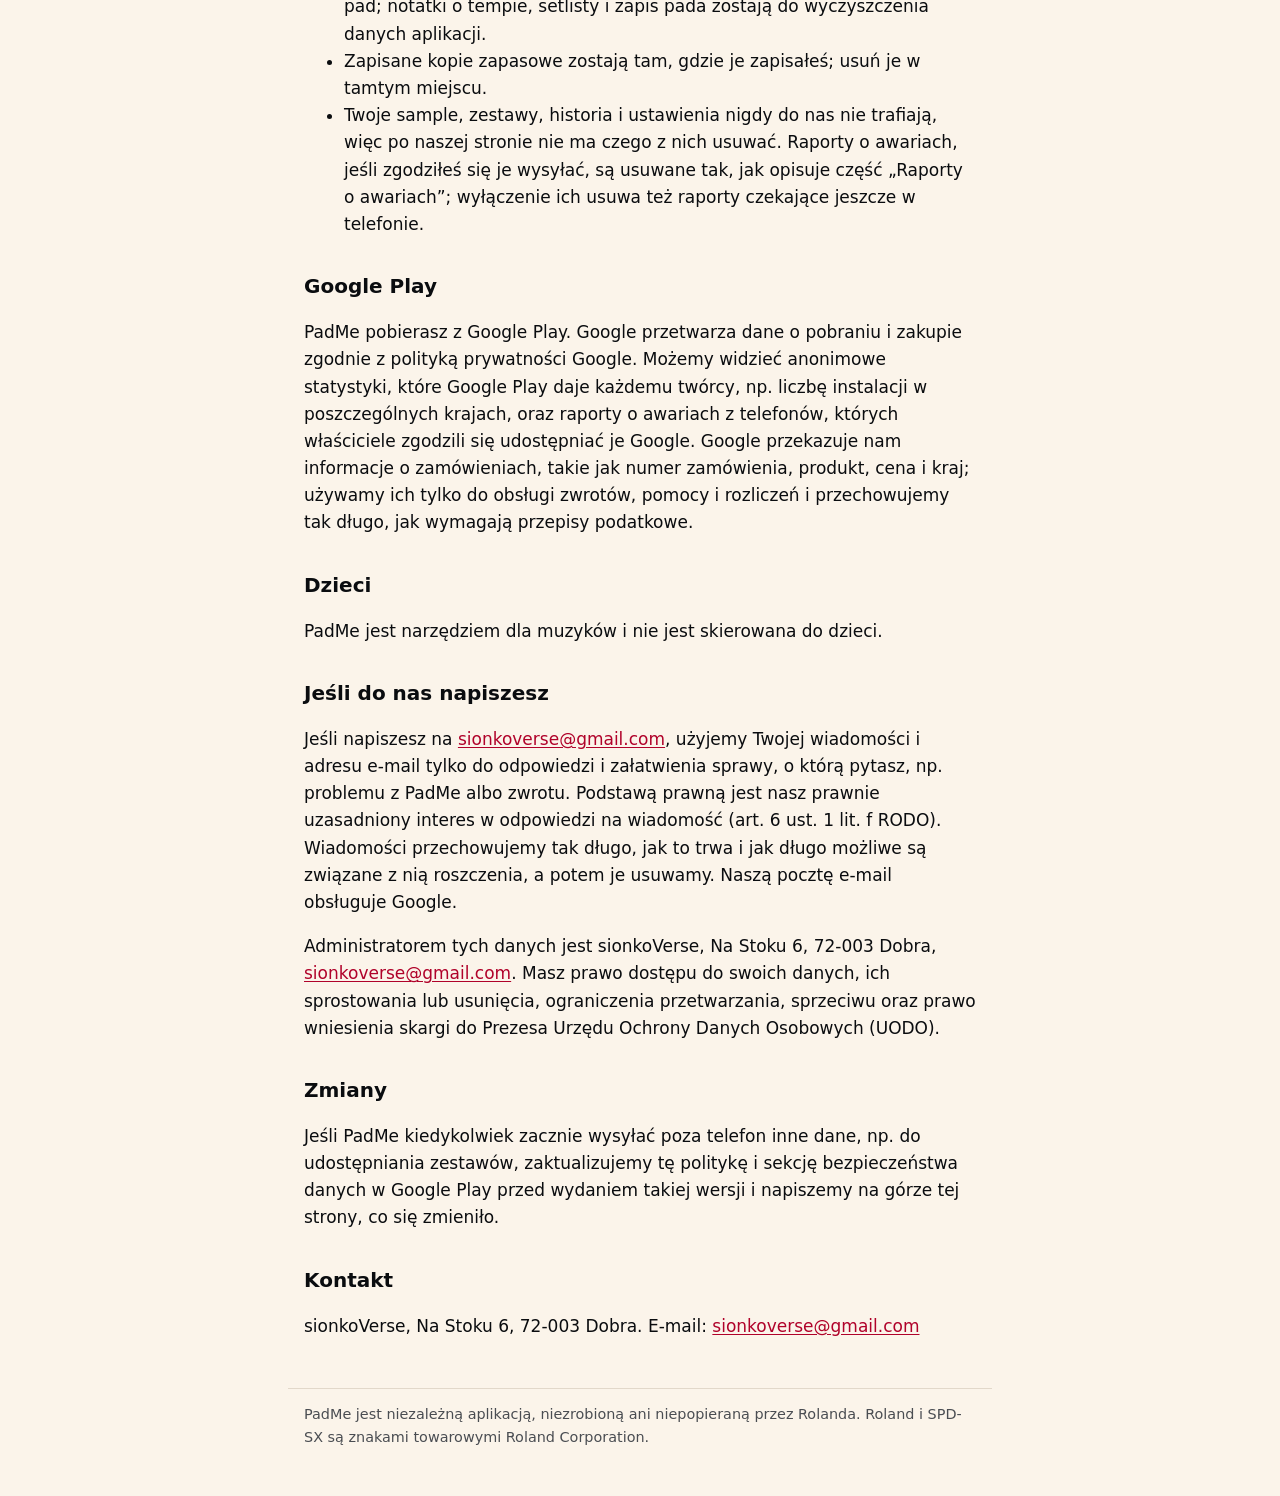
<file: pl/privacy.html>
<!doctype html>
<html lang="pl">
<head>
<meta charset="utf-8">
<meta name="viewport" content="width=device-width, initial-scale=1">
<title>Polityka prywatności PadMe</title>
<link rel="stylesheet" href="../style.css">
<link rel="alternate" hreflang="en" href="https://crescentmoon7.github.io/padme-app/privacy.html">
</head>
<body>
<header><nav><a href="index.html">PadMe</a> <a href="privacy.html" aria-current="page">Polityka prywatności</a> <a href="terms.html">Warunki korzystania</a> <span class="lang"><a href="../privacy.html" hreflang="en" lang="en">English</a></span></nav></header>
<main>
<h1>Polityka prywatności PadMe</h1>
<p>Ostatnia zmiana: 17 listopada 2026 r.</p>
<p>PadMe to aplikacja na Androida do zarządzania zestawami i samplami na padzie perkusyjnym podłączonym do telefonu przez USB. Jej autorem jest sionkoVerse, Na Stoku 6, 72-003 Dobra („my”). PadMe jest niezależną aplikacją. Nie jest tworzona, popierana ani wspierana przez Roland Corporation. Roland i SPD-SX są znakami towarowymi Roland Corporation.</p>
<h2>W skrócie</h2>
<ul>
<li>PadMe wysyła coś przez internet tylko za Twoją zgodą: raport, gdy ulegnie awarii (zob. „Raporty o awariach”). Poza tym sama nie nawiązuje żadnych połączeń sieciowych, a my nie prowadzimy serwera, który cokolwiek zbiera.</li>
<li>Pliki opuszczają telefon tylko tam, gdzie sam je wyślesz. Jeśli zapiszesz kopię zapasową w folderze w chmurze, np. na Dysku Google, wysyła ją ta usługa, na własnych zasadach (zob. „Kopie zapasowe” niżej).</li>
<li>PadMe nie ma konta, reklam ani analityki.</li>
<li>To, co PadMe przechowuje, zostaje na Twoim telefonie, w pamięci dostępnej tylko dla PadMe. Nie trafia do kopii zapasowej Androida w chmurze ani do przenoszenia danych na nowy telefon.</li>
<li>Nigdy nie dostajemy z aplikacji Twoich sampli, zestawów, historii ani niczego innego.</li>
</ul>
<h2>Z czym pracuje PadMe</h2>
<p><strong>Pamięć Twojego pada.</strong> Gdy podłączasz pad, systemowe okno wyboru folderu Androida prosi Cię o wpuszczenie PadMe do folderu pada. PadMe czyta i zmienia tylko ten folder i tylko w ramach tego dostępu. Zapisuje na padzie wyłącznie to, co robisz w aplikacji: zapisanie zestawu, dodanie, przycięcie, zmianę nazwy lub usunięcie sampla, skopiowanie zestawu, zmianę tempa sampla, cofnięcie zmiany albo przywrócenie wybranej przez Ciebie kopii zapasowej. PadMe nie zapisuje na padzie niczego własnego, żeby go rozpoznać.</p>
<p>Dostęp możesz w każdej chwili odebrać: w PadMe opcją „Cofnij dostęp do tego pada” albo w ustawieniach Androida dla aplikacji.</p>
<p><strong>Dodawane dźwięki.</strong> Gdy dodajesz dźwięk, wybierasz plik w systemowym oknie wyboru plików. PadMe czyta ten jeden plik, zamienia go na format odtwarzany przez pad i zapisuje wynik na padzie. Zamiana odbywa się przez pliki tymczasowe w pamięci podręcznej PadMe na telefonie, które PadMe usuwa po dodaniu dźwięku albo gdy zamiana się nie uda. Jeśli Android zatrzyma PadMe w trakcie, mogą zostać w pamięci podręcznej, dopóki nie zastąpi ich kolejny dodawany dźwięk, Android nie wyczyści pamięci podręcznej albo Ty nie wyczyścisz danych aplikacji.</p>
<p><strong>Kopie zapasowe.</strong> Kopia zapasowa to plik zip z całą pamięcią pada, Twoimi notatkami o tempie, nazwą modelu, datą i godziną utworzenia oraz słowem „PadMe”. PadMe zapisuje ją tam, gdzie wskażesz w systemowym oknie wyboru plików. Jeśli wybierzesz folder w chmurze, np. Dysk Google, plik wysyła i przechowuje aplikacja, która udostępnia ten folder, na własnych zasadach; PadMe tylko przekazuje plik Androidowi. Przy przywracaniu PadMe kopiuje plik do swojej pamięci na telefonie na czas sprawdzenia i przywrócenia i usuwa tę kopię po zakończeniu przywracania albo gdy je anulujesz. Jeśli Android zatrzyma PadMe, gdy pyta Cię o potwierdzenie przywrócenia, kopia zostaje w pamięci PadMe, dopóki znów nie wybierzesz kopii do przywrócenia albo nie wyczyścisz danych aplikacji.</p>
<h2>Co PadMe przechowuje na Twoim telefonie</h2>
<p>Wszystko to znajduje się w prywatnej pamięci aplikacji:</p>
<div class="table"><table>
<thead><tr><th scope="col">Co</th><th scope="col">Po co</th><th scope="col">Jak długo</th></tr></thead>
<tbody>
<tr><td>Historia ostatnich zmian na każdym padzie, z plikami sprzed każdej zmiany; mogą to być całe nagrania zastąpione przez zmianę, np. przez przywrócenie kopii (usuniętego sampla PadMe nie zachowuje po zakończeniu usuwania)</td><td>Żeby można było cofnąć zmianę, także po zamknięciu aplikacji</td><td>Ostatnie 10 zmian na pad. Powyżej około 1 GB dla jednego pada starsze zmiany są usuwane, więc może ich zostać mniej niż 10; najnowsza zmiana zostaje zawsze, nawet gdy sama jest większa (jak przywrócenie całego pada). Zmiana przerwana zostaje, dopóki nie zostanie cofnięta. Pad nieotwierany przez 180 dni traci historię, gdy otworzysz inny pad, poza zmianą przerwaną</td></tr>
<tr><td>Niezapisane zmiany zestawów (szkice), w tym ustawienia gry pada</td><td>Żeby odłączenie pada albo zamknięcie aplikacji przez Androida nie zgubiło pracy</td><td>Do zapisania lub odrzucenia albo do otwarcia innego pada, gdy ten pad nie był otwierany przez 180 dni</td></tr>
<tr><td>Setlisty, które budujesz dla pada: nazwa i lista numerów zestawów</td><td>Żeby można było trzymać setlistę w telefonie, dopóki wysłanie jej na pad nie jest jeszcze możliwe</td><td>Do odrzucenia albo wyczyszczenia danych aplikacji</td></tr>
<tr><td>Notatki o tempie: tempa wykryte przez PadMe lub ustawione przez Ciebie, które sample są kopiami w innym tempie, oraz krótki odcisk każdego nagrania</td><td>Żeby pokazywać i zmieniać tempo</td><td>Do usunięcia danych aplikacji</td></tr>
<tr><td>Zapis każdego pada otwartego w PadMe: jednokierunkowy kod (SHA-256) z miejsca, w którym jest folder pada, łącznie z identyfikatorem nośnika, czas ostatniego otwarcia, nazwy pierwszych zestawów oraz lista nazw zestawów i nazw oraz ścieżek sampli</td><td>Żeby odróżniać Twoje pady bez zapisywania czegokolwiek na nich i przypominać, o który pad chodzi</td><td>Do usunięcia danych aplikacji</td></tr>
<tr><td>Foldery padów, do których dałeś dostęp (najwyżej 10), i kiedy każdy był ostatnio otwarty</td><td>Żeby ten sam pad otwierał się bez ponownego pytania</td><td>Do cofnięcia dostępu albo zastąpienia przez 10 nowszych</td></tr>
<tr><td>Ustawienia: język aplikacji, motyw, czy PadMe ma jeszcze zaproponować kopię zapasową lub przypomnienie dla nowego pada albo przed zapisaniem setlist, oraz Twoja odpowiedź w sprawie raportów o awariach</td><td>Żeby pamiętać Twoje wybory</td><td>Do usunięcia danych aplikacji</td></tr>
<tr><td>Karta demo, którą PadMe tworzy sam, jeśli wypróbujesz demo</td><td>Żeby wypróbować PadMe bez pada</td><td>Wyjście z demo zachowuje je wraz z Twoimi zmianami na następny raz; „Zacznij demo od nowa” je zastępuje, a wyczyszczenie danych aplikacji je usuwa</td></tr>
</tbody>
</table></div>
<p>Jak każda aplikacja na Androida, PadMe zapisuje krótkie komunikaty techniczne w dzienniku systemowym telefonu, np. ile trwał dany krok albo treść błędu, w której może być nazwa pliku. Zostają one na telefonie. To, czy Android lub Google zbierają dane diagnostyczne z Twojego telefonu, zależy od ustawień telefonu i zasad Google, a nie od PadMe.</p>
<h2>Raporty o awariach</h2>
<p>Przy pierwszym uruchomieniu PadMe pyta, czy może wysyłać raporty o awariach. Nic nie jest wysyłane, dopóki nie wybierzesz „Wysyłaj raporty o awariach”. Odpowiedź możesz zmienić w każdej chwili przełącznikiem „Wysyłaj raporty o awariach” w oknie O PadMe; wyłączenie go od razu zatrzymuje wysyłanie.</p>
<ul>
<li><strong>Co zawiera raport:</strong> rodzaj błędu i miejsce w kodzie PadMe, w którym wystąpił (ślad stosu wątku, który uległ awarii, bez ścieżek plików i bibliotek w telefonie), wersję PadMe, wersję Androida oraz producenta, markę i model telefonu, a także czas i losowy identyfikator raportu. Zanim raport opuści telefon, PadMe usuwa z niego treść komunikatów o błędach (mogą zawierać nazwy plików, zestawów lub sampli), identyfikator instalacji tworzony przez bibliotekę raportów i wszelkie inne dane o telefonie. Raport nigdy nie zawiera Twoich sampli, zestawów, nazw plików, historii ani ustawień.</li>
<li><strong>Cel:</strong> znalezienie i naprawienie przyczyn awarii PadMe.</li>
<li><strong>Podstawa prawna:</strong> Twoja zgoda (art. 6 ust. 1 lit. a RODO). Możesz ją w każdej chwili wycofać przełącznikiem; nie wpływa to na raporty wysłane wcześniej.</li>
<li><strong>Odbiorca:</strong> Sentry, usługa Functional Software, Inc. (USA), która przechowuje raporty w naszym imieniu w swoim regionie danych w UE (Frankfurt, Niemcy) na podstawie umowy powierzenia przetwarzania. Przekazanie danych do USA, np. w ramach pomocy technicznej, odbywa się na podstawie EU–US Data Privacy Framework i standardowych klauzul umownych. Sentry widzi adres internetowy, z którego przychodzi raport; nasz projekt w Sentry jest ustawiony tak, by go nie zapisywać.</li>
<li><strong>Jak długo:</strong> raporty są usuwane automatycznie najpóźniej po 90 dniach.</li>
<li><strong>Czego się nie wysyła:</strong> raportów o tym, że PadMe nie odpowiada („aplikacja nie odpowiada”), ani o awariach w kodzie samego Androida, bo zawierają stan całej aplikacji.</li>
<li><strong>Na telefonie:</strong> raport czekający na wysłanie zostaje w pamięci PadMe do czasu wysłania. Gdy wyłączysz raporty, PadMe sprawdza Twoją odpowiedź jeszcze raz tuż przed wysłaniem każdego raportu, więc ten, który już czeka, nie zostanie wysłany, i usuwa czekające raporty; odinstalowanie PadMe lub wyczyszczenie jej danych też je usuwa.</li>
</ul>
<p>Prawa opisane w części „Jeśli do nas napiszesz” dotyczą też raportów o awariach. Raport nie zawiera imienia ani adresu, więc jeśli chcesz wcześniej usunąć raporty, napisz, mniej więcej kiedy PadMe uległa awarii i na jakim modelu telefonu.</p>
<h2>Usuwanie danych</h2>
<ul>
<li>Odinstalowanie PadMe albo „Wyczyść dane” w ustawieniach Androida dla PadMe usuwa wszystko z tabeli powyżej.</li>
<li>„Cofnij dostęp do tego pada” odbiera PadMe dostęp do tego pada; jego historia, szkice, setlisty i notatki o tempie zostają na telefonie. Historia i szkice znikają, gdy pad nie był otwierany przez 180 dni i otworzysz inny pad; notatki o tempie, setlisty i zapis pada zostają do wyczyszczenia danych aplikacji.</li>
<li>Zapisane kopie zapasowe zostają tam, gdzie je zapisałeś; usuń je w tamtym miejscu.</li>
<li>Twoje sample, zestawy, historia i ustawienia nigdy do nas nie trafiają, więc po naszej stronie nie ma czego z nich usuwać. Raporty o awariach, jeśli zgodziłeś się je wysyłać, są usuwane tak, jak opisuje część „Raporty o awariach”; wyłączenie ich usuwa też raporty czekające jeszcze w telefonie.</li>
</ul>
<h2>Google Play</h2>
<p>PadMe pobierasz z Google Play. Google przetwarza dane o pobraniu i zakupie zgodnie z polityką prywatności Google. Możemy widzieć anonimowe statystyki, które Google Play daje każdemu twórcy, np. liczbę instalacji w poszczególnych krajach, oraz raporty o awariach z telefonów, których właściciele zgodzili się udostępniać je Google. Google przekazuje nam informacje o zamówieniach, takie jak numer zamówienia, produkt, cena i kraj; używamy ich tylko do obsługi zwrotów, pomocy i rozliczeń i przechowujemy tak długo, jak wymagają przepisy podatkowe.</p>
<h2>Dzieci</h2>
<p>PadMe jest narzędziem dla muzyków i nie jest skierowana do dzieci.</p>
<h2>Jeśli do nas napiszesz</h2>
<p>Jeśli napiszesz na <a href="mailto:sionkoverse@gmail.com">sionkoverse@gmail.com</a>, użyjemy Twojej wiadomości i adresu e-mail tylko do odpowiedzi i załatwienia sprawy, o którą pytasz, np. problemu z PadMe albo zwrotu. Podstawą prawną jest nasz prawnie uzasadniony interes w odpowiedzi na wiadomość (art. 6 ust. 1 lit. f RODO). Wiadomości przechowujemy tak długo, jak to trwa i jak długo możliwe są związane z nią roszczenia, a potem je usuwamy. Naszą pocztę e-mail obsługuje Google.</p>
<p>Administratorem tych danych jest sionkoVerse, Na Stoku 6, 72-003 Dobra, <a href="mailto:sionkoverse@gmail.com">sionkoverse@gmail.com</a>. Masz prawo dostępu do swoich danych, ich sprostowania lub usunięcia, ograniczenia przetwarzania, sprzeciwu oraz prawo wniesienia skargi do Prezesa Urzędu Ochrony Danych Osobowych (UODO).</p>
<h2>Zmiany</h2>
<p>Jeśli PadMe kiedykolwiek zacznie wysyłać poza telefon inne dane, np. do udostępniania zestawów, zaktualizujemy tę politykę i sekcję bezpieczeństwa danych w Google Play przed wydaniem takiej wersji i napiszemy na górze tej strony, co się zmieniło.</p>
<h2>Kontakt</h2>
<p>sionkoVerse, Na Stoku 6, 72-003 Dobra. E-mail: <a href="mailto:sionkoverse@gmail.com">sionkoverse@gmail.com</a></p>
</main>
<footer><p>PadMe jest niezależną aplikacją, niezrobioną ani niepopieraną przez Rolanda. Roland i SPD-SX są znakami towarowymi Roland Corporation.</p></footer>
</body>
</html>
</file>
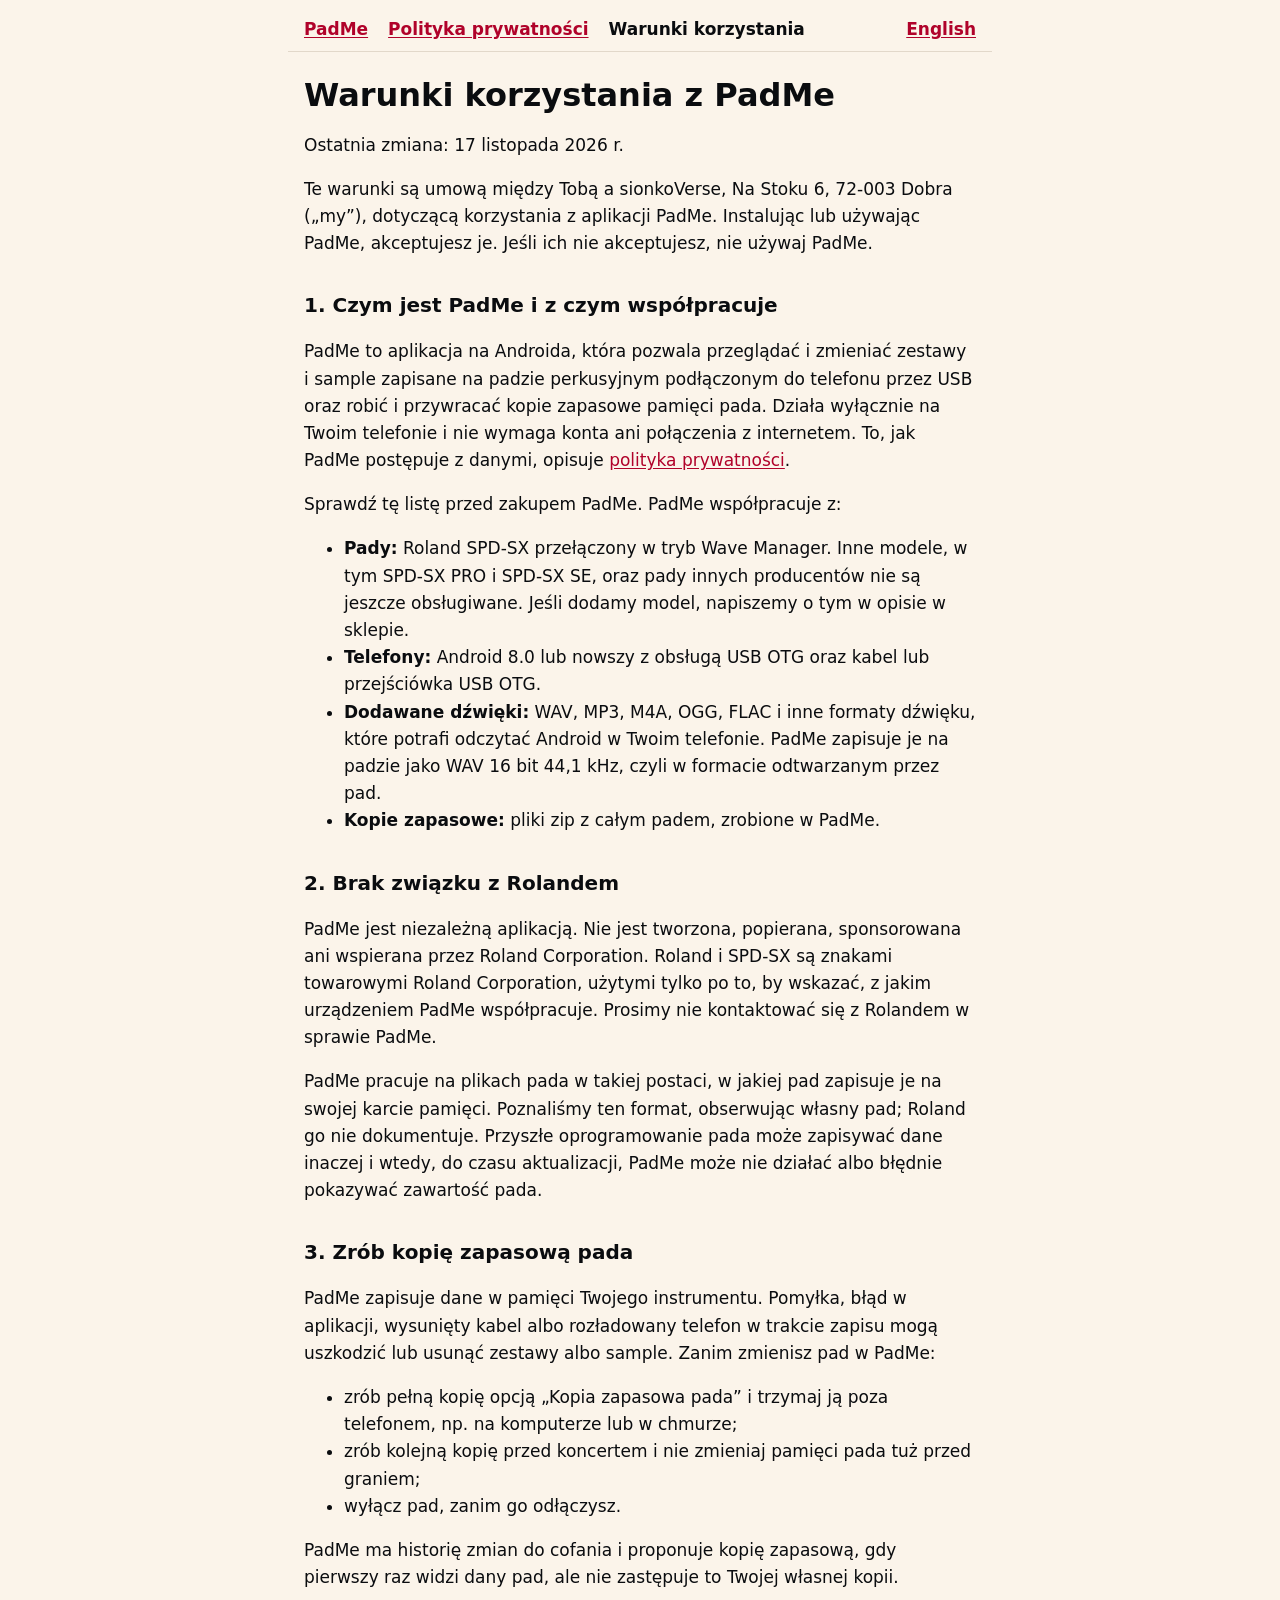
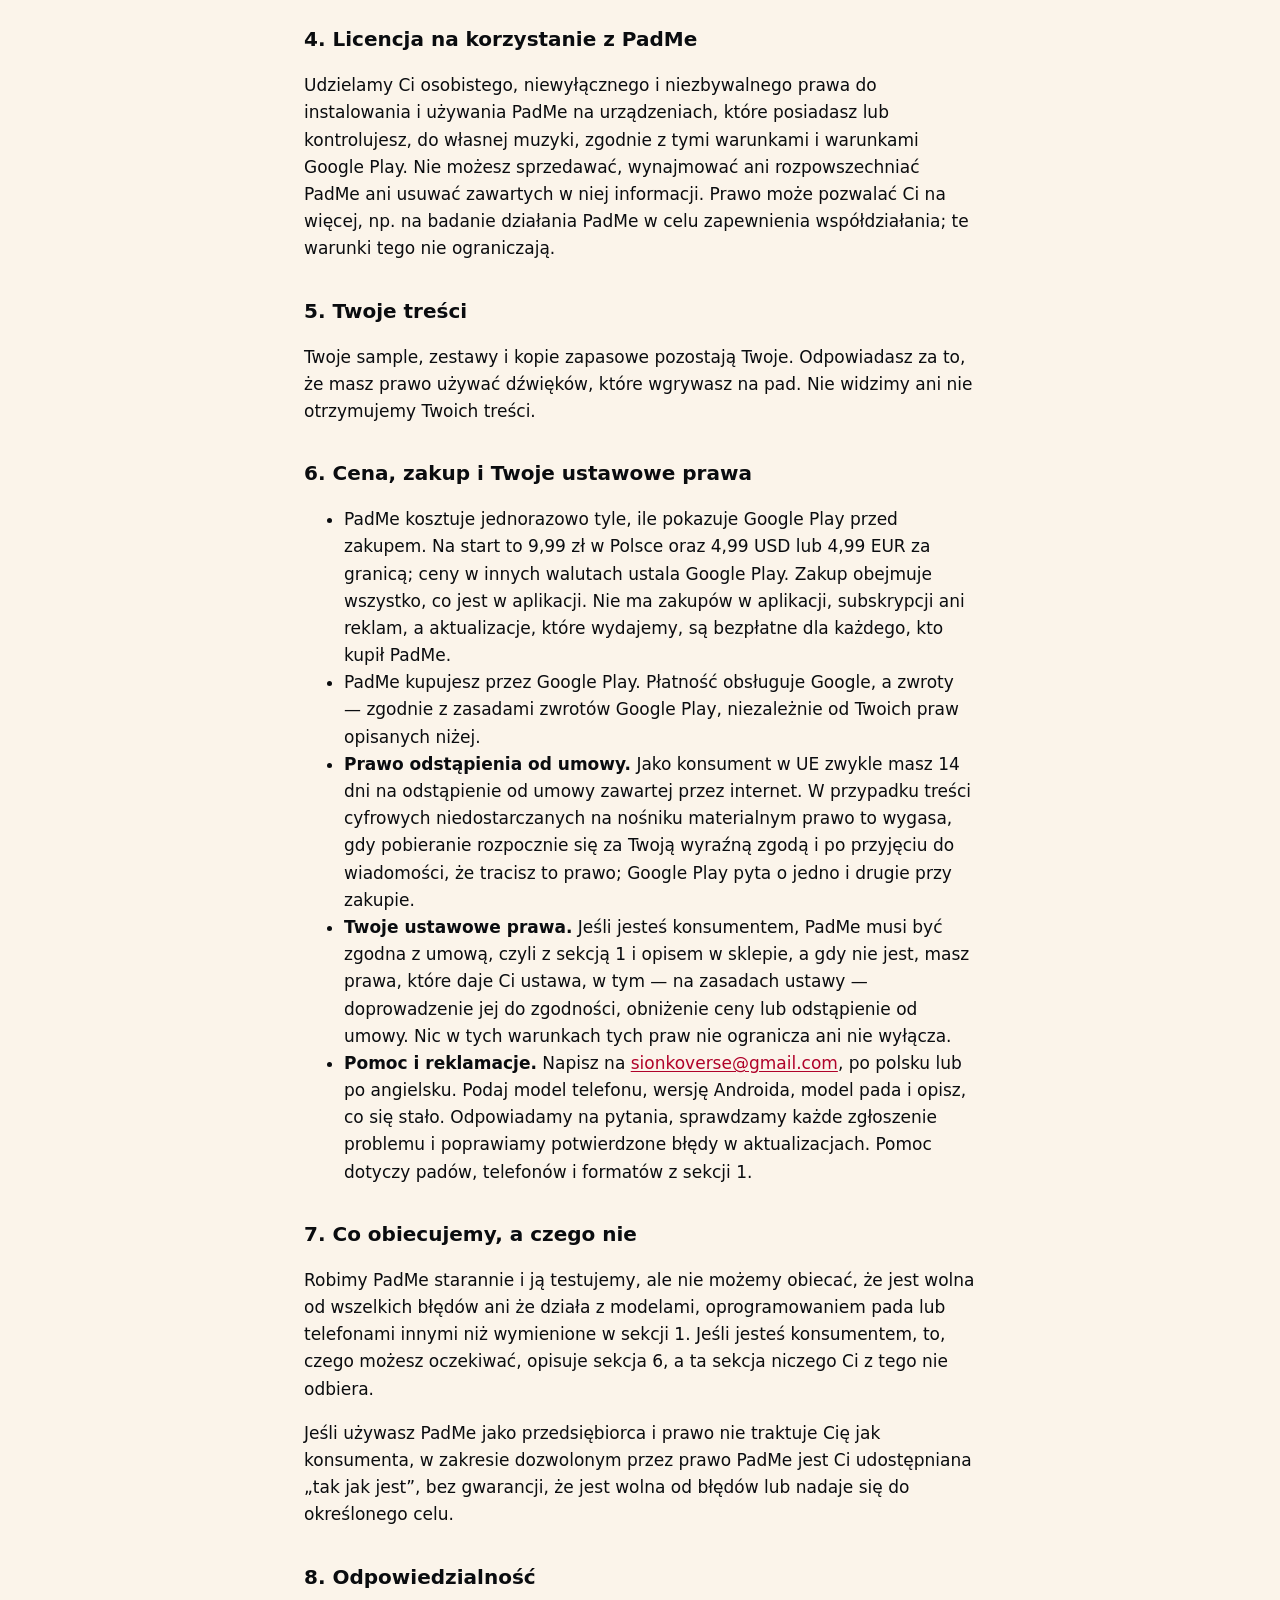
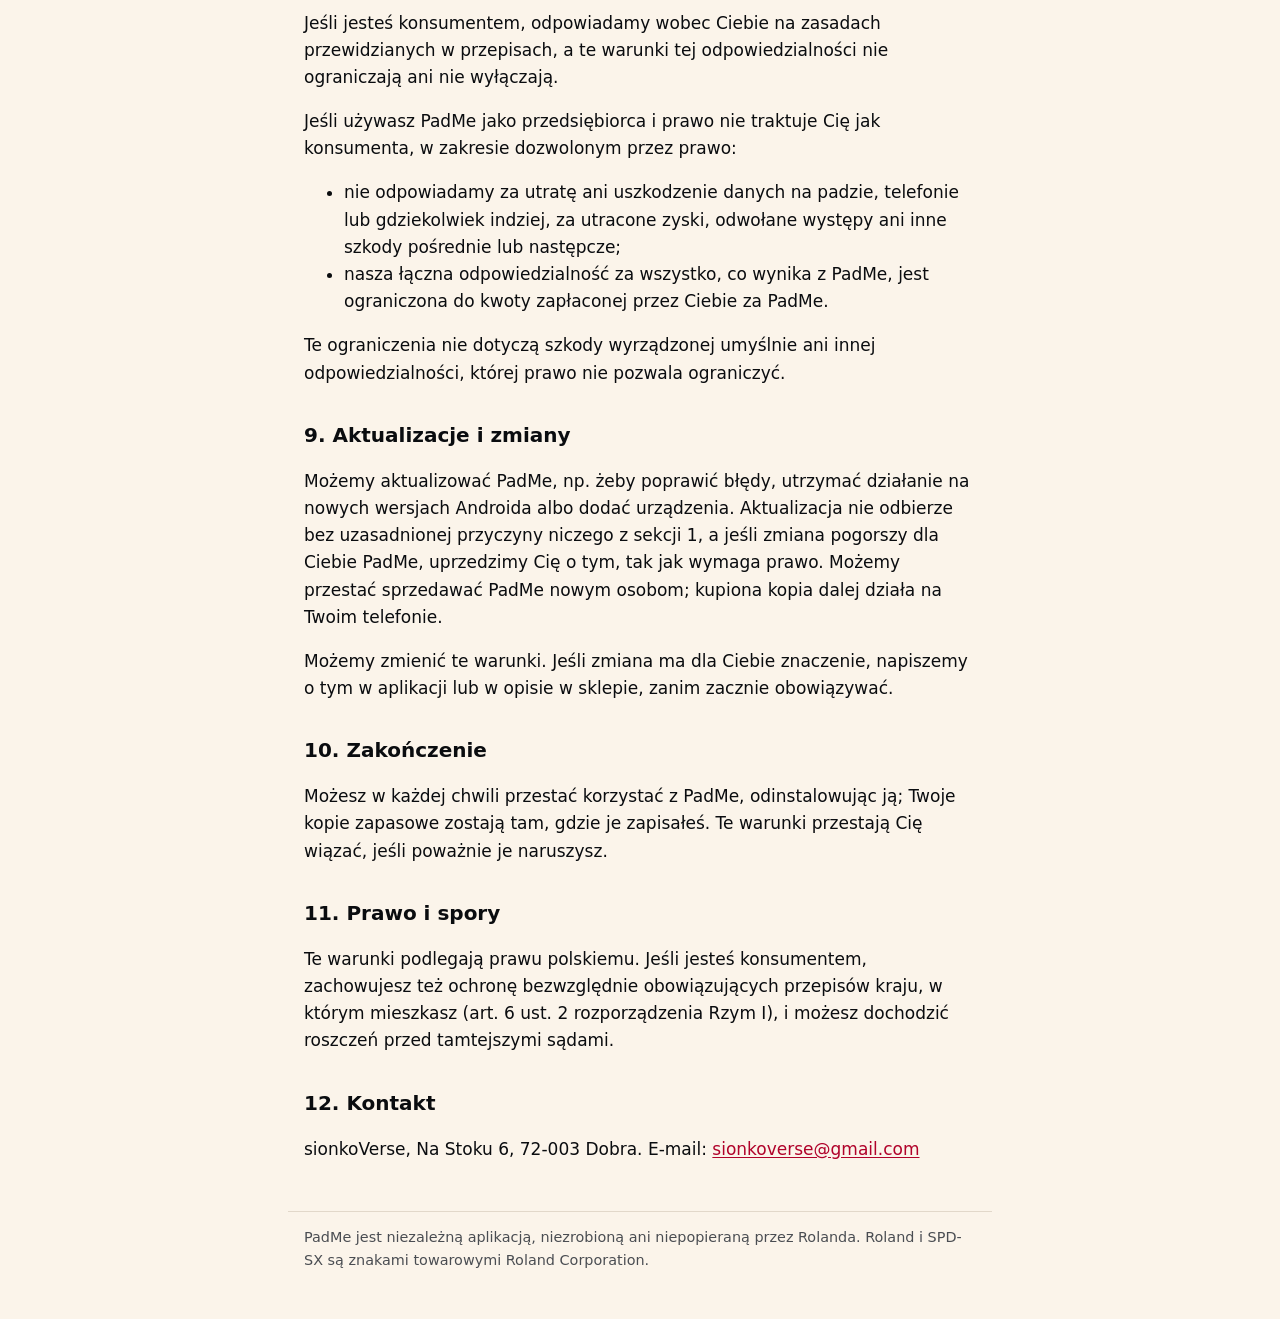
<file: pl/terms.html>
<!doctype html>
<html lang="pl">
<head>
<meta charset="utf-8">
<meta name="viewport" content="width=device-width, initial-scale=1">
<title>Warunki korzystania z PadMe</title>
<link rel="stylesheet" href="../style.css">
<link rel="alternate" hreflang="en" href="https://crescentmoon7.github.io/padme-app/terms.html">
</head>
<body>
<header><nav><a href="index.html">PadMe</a> <a href="privacy.html">Polityka prywatności</a> <a href="terms.html" aria-current="page">Warunki korzystania</a> <span class="lang"><a href="../terms.html" hreflang="en" lang="en">English</a></span></nav></header>
<main>
<h1>Warunki korzystania z PadMe</h1>
<p>Ostatnia zmiana: 17 listopada 2026 r.</p>
<p>Te warunki są umową między Tobą a sionkoVerse, Na Stoku 6, 72-003 Dobra („my”), dotyczącą korzystania z aplikacji PadMe. Instalując lub używając PadMe, akceptujesz je. Jeśli ich nie akceptujesz, nie używaj PadMe.</p>
<h2>1. Czym jest PadMe i z czym współpracuje</h2>
<p>PadMe to aplikacja na Androida, która pozwala przeglądać i zmieniać zestawy i sample zapisane na padzie perkusyjnym podłączonym do telefonu przez USB oraz robić i przywracać kopie zapasowe pamięci pada. Działa wyłącznie na Twoim telefonie i nie wymaga konta ani połączenia z internetem. To, jak PadMe postępuje z danymi, opisuje <a href="privacy.html">polityka prywatności</a>.</p>
<p>Sprawdź tę listę przed zakupem PadMe. PadMe współpracuje z:</p>
<ul>
<li><strong>Pady:</strong> Roland SPD-SX przełączony w tryb Wave Manager. Inne modele, w tym SPD-SX PRO i SPD-SX SE, oraz pady innych producentów nie są jeszcze obsługiwane. Jeśli dodamy model, napiszemy o tym w opisie w sklepie.</li>
<li><strong>Telefony:</strong> Android 8.0 lub nowszy z obsługą USB OTG oraz kabel lub przejściówka USB OTG.</li>
<li><strong>Dodawane dźwięki:</strong> WAV, MP3, M4A, OGG, FLAC i inne formaty dźwięku, które potrafi odczytać Android w Twoim telefonie. PadMe zapisuje je na padzie jako WAV 16 bit 44,1 kHz, czyli w formacie odtwarzanym przez pad.</li>
<li><strong>Kopie zapasowe:</strong> pliki zip z całym padem, zrobione w PadMe.</li>
</ul>
<h2>2. Brak związku z Rolandem</h2>
<p>PadMe jest niezależną aplikacją. Nie jest tworzona, popierana, sponsorowana ani wspierana przez Roland Corporation. Roland i SPD-SX są znakami towarowymi Roland Corporation, użytymi tylko po to, by wskazać, z jakim urządzeniem PadMe współpracuje. Prosimy nie kontaktować się z Rolandem w sprawie PadMe.</p>
<p>PadMe pracuje na plikach pada w takiej postaci, w jakiej pad zapisuje je na swojej karcie pamięci. Poznaliśmy ten format, obserwując własny pad; Roland go nie dokumentuje. Przyszłe oprogramowanie pada może zapisywać dane inaczej i wtedy, do czasu aktualizacji, PadMe może nie działać albo błędnie pokazywać zawartość pada.</p>
<h2>3. Zrób kopię zapasową pada</h2>
<p>PadMe zapisuje dane w pamięci Twojego instrumentu. Pomyłka, błąd w aplikacji, wysunięty kabel albo rozładowany telefon w trakcie zapisu mogą uszkodzić lub usunąć zestawy albo sample. Zanim zmienisz pad w PadMe:</p>
<ul>
<li>zrób pełną kopię opcją „Kopia zapasowa pada” i trzymaj ją poza telefonem, np. na komputerze lub w chmurze;</li>
<li>zrób kolejną kopię przed koncertem i nie zmieniaj pamięci pada tuż przed graniem;</li>
<li>wyłącz pad, zanim go odłączysz.</li>
</ul>
<p>PadMe ma historię zmian do cofania i proponuje kopię zapasową, gdy pierwszy raz widzi dany pad, ale nie zastępuje to Twojej własnej kopii.</p>
<h2>4. Licencja na korzystanie z PadMe</h2>
<p>Udzielamy Ci osobistego, niewyłącznego i niezbywalnego prawa do instalowania i używania PadMe na urządzeniach, które posiadasz lub kontrolujesz, do własnej muzyki, zgodnie z tymi warunkami i warunkami Google Play. Nie możesz sprzedawać, wynajmować ani rozpowszechniać PadMe ani usuwać zawartych w niej informacji. Prawo może pozwalać Ci na więcej, np. na badanie działania PadMe w celu zapewnienia współdziałania; te warunki tego nie ograniczają.</p>
<h2>5. Twoje treści</h2>
<p>Twoje sample, zestawy i kopie zapasowe pozostają Twoje. Odpowiadasz za to, że masz prawo używać dźwięków, które wgrywasz na pad. Nie widzimy ani nie otrzymujemy Twoich treści.</p>
<h2>6. Cena, zakup i Twoje ustawowe prawa</h2>
<ul>
<li>PadMe kosztuje jednorazowo tyle, ile pokazuje Google Play przed zakupem. Na start to 9,99 zł w Polsce oraz 4,99 USD lub 4,99 EUR za granicą; ceny w innych walutach ustala Google Play. Zakup obejmuje wszystko, co jest w aplikacji. Nie ma zakupów w aplikacji, subskrypcji ani reklam, a aktualizacje, które wydajemy, są bezpłatne dla każdego, kto kupił PadMe.</li>
<li>PadMe kupujesz przez Google Play. Płatność obsługuje Google, a zwroty — zgodnie z zasadami zwrotów Google Play, niezależnie od Twoich praw opisanych niżej.</li>
<li><strong>Prawo odstąpienia od umowy.</strong> Jako konsument w UE zwykle masz 14 dni na odstąpienie od umowy zawartej przez internet. W przypadku treści cyfrowych niedostarczanych na nośniku materialnym prawo to wygasa, gdy pobieranie rozpocznie się za Twoją wyraźną zgodą i po przyjęciu do wiadomości, że tracisz to prawo; Google Play pyta o jedno i drugie przy zakupie.</li>
<li><strong>Twoje ustawowe prawa.</strong> Jeśli jesteś konsumentem, PadMe musi być zgodna z umową, czyli z sekcją 1 i opisem w sklepie, a gdy nie jest, masz prawa, które daje Ci ustawa, w tym — na zasadach ustawy — doprowadzenie jej do zgodności, obniżenie ceny lub odstąpienie od umowy. Nic w tych warunkach tych praw nie ogranicza ani nie wyłącza.</li>
<li><strong>Pomoc i reklamacje.</strong> Napisz na <a href="mailto:sionkoverse@gmail.com">sionkoverse@gmail.com</a>, po polsku lub po angielsku. Podaj model telefonu, wersję Androida, model pada i opisz, co się stało. Odpowiadamy na pytania, sprawdzamy każde zgłoszenie problemu i poprawiamy potwierdzone błędy w aktualizacjach. Pomoc dotyczy padów, telefonów i formatów z sekcji 1.</li>
</ul>
<h2>7. Co obiecujemy, a czego nie</h2>
<p>Robimy PadMe starannie i ją testujemy, ale nie możemy obiecać, że jest wolna od wszelkich błędów ani że działa z modelami, oprogramowaniem pada lub telefonami innymi niż wymienione w sekcji 1. Jeśli jesteś konsumentem, to, czego możesz oczekiwać, opisuje sekcja 6, a ta sekcja niczego Ci z tego nie odbiera.</p>
<p>Jeśli używasz PadMe jako przedsiębiorca i prawo nie traktuje Cię jak konsumenta, w zakresie dozwolonym przez prawo PadMe jest Ci udostępniana „tak jak jest”, bez gwarancji, że jest wolna od błędów lub nadaje się do określonego celu.</p>
<h2>8. Odpowiedzialność</h2>
<p>Jeśli jesteś konsumentem, odpowiadamy wobec Ciebie na zasadach przewidzianych w przepisach, a te warunki tej odpowiedzialności nie ograniczają ani nie wyłączają.</p>
<p>Jeśli używasz PadMe jako przedsiębiorca i prawo nie traktuje Cię jak konsumenta, w zakresie dozwolonym przez prawo:</p>
<ul>
<li>nie odpowiadamy za utratę ani uszkodzenie danych na padzie, telefonie lub gdziekolwiek indziej, za utracone zyski, odwołane występy ani inne szkody pośrednie lub następcze;</li>
<li>nasza łączna odpowiedzialność za wszystko, co wynika z PadMe, jest ograniczona do kwoty zapłaconej przez Ciebie za PadMe.</li>
</ul>
<p>Te ograniczenia nie dotyczą szkody wyrządzonej umyślnie ani innej odpowiedzialności, której prawo nie pozwala ograniczyć.</p>
<h2>9. Aktualizacje i zmiany</h2>
<p>Możemy aktualizować PadMe, np. żeby poprawić błędy, utrzymać działanie na nowych wersjach Androida albo dodać urządzenia. Aktualizacja nie odbierze bez uzasadnionej przyczyny niczego z sekcji 1, a jeśli zmiana pogorszy dla Ciebie PadMe, uprzedzimy Cię o tym, tak jak wymaga prawo. Możemy przestać sprzedawać PadMe nowym osobom; kupiona kopia dalej działa na Twoim telefonie.</p>
<p>Możemy zmienić te warunki. Jeśli zmiana ma dla Ciebie znaczenie, napiszemy o tym w aplikacji lub w opisie w sklepie, zanim zacznie obowiązywać.</p>
<h2>10. Zakończenie</h2>
<p>Możesz w każdej chwili przestać korzystać z PadMe, odinstalowując ją; Twoje kopie zapasowe zostają tam, gdzie je zapisałeś. Te warunki przestają Cię wiązać, jeśli poważnie je naruszysz.</p>
<h2>11. Prawo i spory</h2>
<p>Te warunki podlegają prawu polskiemu. Jeśli jesteś konsumentem, zachowujesz też ochronę bezwzględnie obowiązujących przepisów kraju, w którym mieszkasz (art. 6 ust. 2 rozporządzenia Rzym I), i możesz dochodzić roszczeń przed tamtejszymi sądami.</p>
<h2>12. Kontakt</h2>
<p>sionkoVerse, Na Stoku 6, 72-003 Dobra. E-mail: <a href="mailto:sionkoverse@gmail.com">sionkoverse@gmail.com</a></p>
</main>
<footer><p>PadMe jest niezależną aplikacją, niezrobioną ani niepopieraną przez Rolanda. Roland i SPD-SX są znakami towarowymi Roland Corporation.</p></footer>
</body>
</html>
</file>
<file: style.css>
/* PadMe site: the app's logo palette (docs/branding/README.md), system fonts only. */
:root {
  --bg: #fbf4ea;
  --text: #0a0c0f;
  --muted: #4a4d52;
  --link: #b0022a;
  --line: #e2d8ca;
  color-scheme: light dark;
}
@media (prefers-color-scheme: dark) {
  :root {
    --bg: #0a0c0f;
    --text: #fbf4ea;
    --muted: #b9b2a8;
    --link: #ff5c70;
    --line: #2a2d33;
  }
}
* { box-sizing: border-box; }
body {
  margin: 0;
  background: var(--bg);
  color: var(--text);
  font: 17px/1.6 system-ui, -apple-system, "Segoe UI", Roboto, sans-serif;
}
header, main, footer { max-width: 44rem; margin: 0 auto; padding: 0 16px; }
header { padding-top: 16px; padding-bottom: 8px; border-bottom: 1px solid var(--line); }
nav { display: flex; flex-wrap: wrap; gap: 4px 20px; align-items: baseline; }
nav a { font-weight: 600; }
nav a[aria-current="page"] { color: var(--text); text-decoration: none; }
nav .lang { margin-left: auto; }
a { color: var(--link); text-underline-offset: 2px; }
h1 { font-size: 2rem; line-height: 1.2; margin: 1.5rem 0 0.5rem; }
h2 { font-size: 1.25rem; margin: 2rem 0 0.5rem; }
code { font-size: 0.9em; }
.table { overflow-x: auto; }
table { border-collapse: collapse; width: 100%; font-size: 0.92rem; }
th, td { border: 1px solid var(--line); padding: 6px 8px; text-align: left; vertical-align: top; }
footer { margin-top: 3rem; padding-bottom: 2rem; border-top: 1px solid var(--line); color: var(--muted); font-size: 0.9rem; }
</file>
